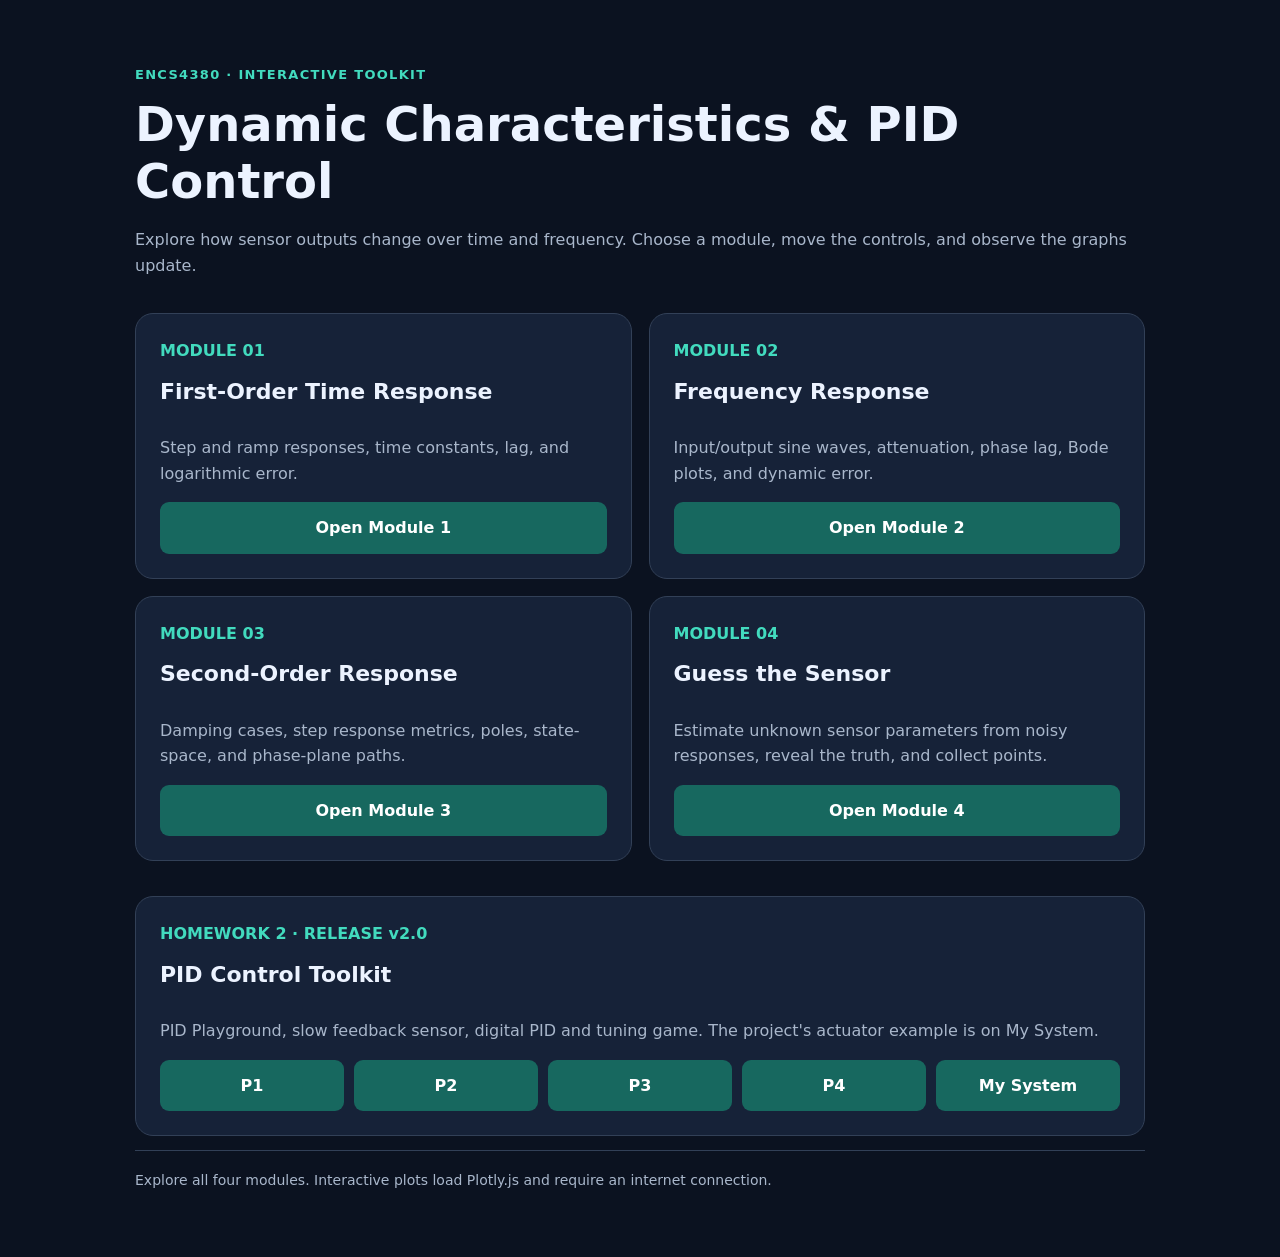
<file: index.html>
<!DOCTYPE html><html lang="en"><head><meta charset="utf-8"><meta name="viewport" content="width=device-width,initial-scale=1"><title>ENCS4380 | PID Control Toolkit v2.0</title><style>:root{color-scheme:dark;--bg:#0b1220;--panel:#162238;--border:#324057;--muted:#a9b7cb;--mint:#42dbbe}*{box-sizing:border-box}body{margin:0;background:var(--bg);color:#ecf3ff;font:16px/1.6 system-ui,Arial,sans-serif}main{max-width:1050px;margin:65px auto;padding:0 20px}.eyebrow{color:var(--mint);font-weight:700;letter-spacing:.1em;font-size:13px}h1{font-size:clamp(30px,5vw,48px);line-height:1.2;margin:10px 0}p{color:var(--muted)}.cards{display:grid;grid-template-columns:repeat(2,minmax(0,1fr));gap:17px;margin:35px 0}.card{border:1px solid var(--border);border-radius:18px;background:var(--panel);padding:24px;display:flex;flex-direction:column}.no{color:var(--mint);font-weight:700}h2{font-size:22px;margin:10px 0}.card p{flex:1}.button{background:#17685f;color:white;padding:13px 16px;border-radius:9px;display:block;text-decoration:none;text-align:center;font-weight:700}.button:hover{background:#258b7e}.note{border-top:1px solid var(--border);padding-top:18px;font-size:14px}@media(max-width:800px){.cards{grid-template-columns:1fr}main{margin:30px auto}}</style></head><body><main><div class="eyebrow">ENCS4380 · INTERACTIVE TOOLKIT</div><h1>Dynamic Characteristics & PID Control</h1><p>Explore how sensor outputs change over time and frequency. Choose a module, move the controls, and observe the graphs update.</p><div class="cards"><article class="card"><span class="no">MODULE 01</span><h2>First-Order Time Response</h2><p>Step and ramp responses, time constants, lag, and logarithmic error.</p><a class="button" href="module1.html">Open Module 1</a></article><article class="card"><span class="no">MODULE 02</span><h2>Frequency Response</h2><p>Input/output sine waves, attenuation, phase lag, Bode plots, and dynamic error.</p><a class="button" href="module2.html">Open Module 2</a></article><article class="card"><span class="no">MODULE 03</span><h2>Second-Order Response</h2><p>Damping cases, step response metrics, poles, state-space, and phase-plane paths.</p><a class="button" href="module3.html">Open Module 3</a></article><article class="card"><span class="no">MODULE 04</span><h2>Guess the Sensor</h2><p>Estimate unknown sensor parameters from noisy responses, reveal the truth, and collect points.</p><a class="button" href="module4.html">Open Module 4</a></article></div><section class="card"><span class="no">HOMEWORK 2 · RELEASE v2.0</span><h2>PID Control Toolkit</h2><p>PID Playground, slow feedback sensor, digital PID and tuning game. The project's actuator example is on My System.</p><div style="display:flex;gap:10px;flex-wrap:wrap"><a class="button" style="flex:1" href="p1.html">P1</a><a class="button" style="flex:1" href="p2.html">P2</a><a class="button" style="flex:1" href="p3.html">P3</a><a class="button" style="flex:1" href="p4.html">P4</a><a class="button" style="flex:1" href="my-system.html">My System</a></div></section><p class="note">Explore all four modules. Interactive plots load Plotly.js and require an internet connection.</p></main></body></html>
</file>
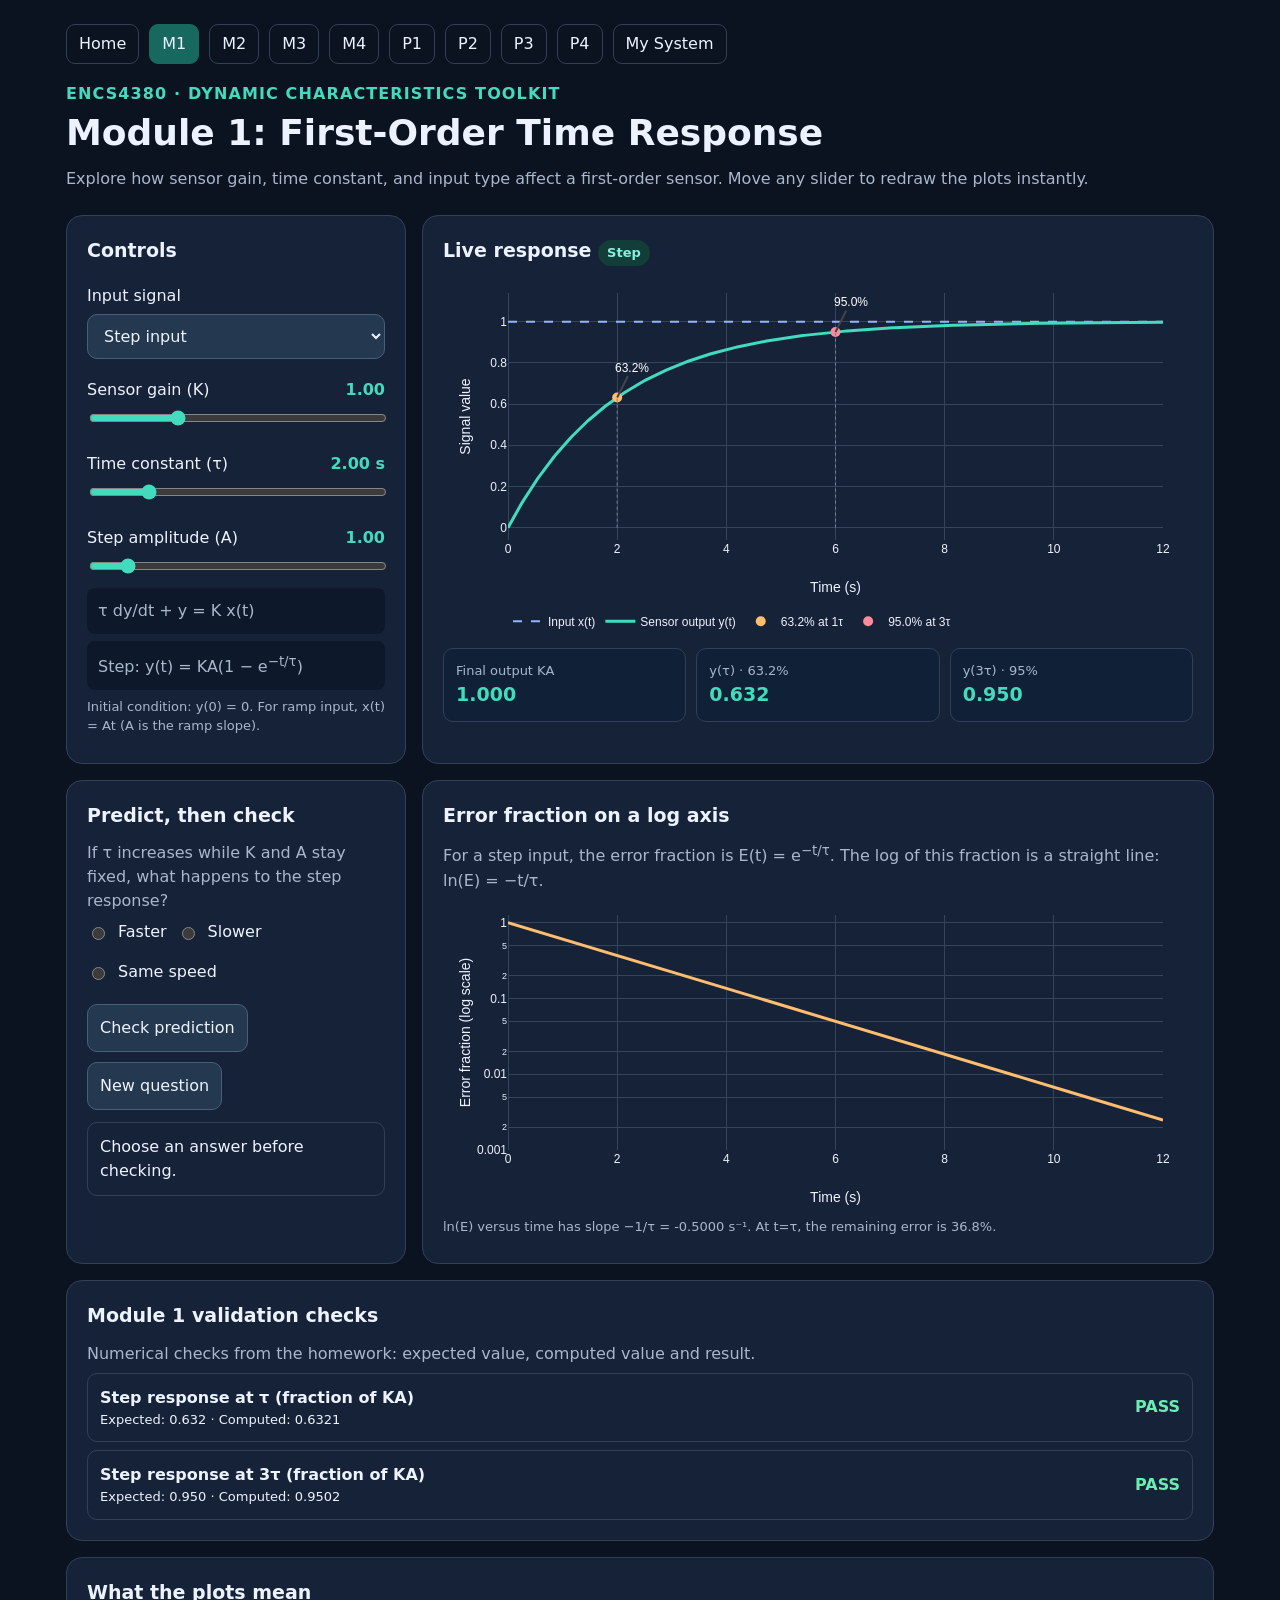
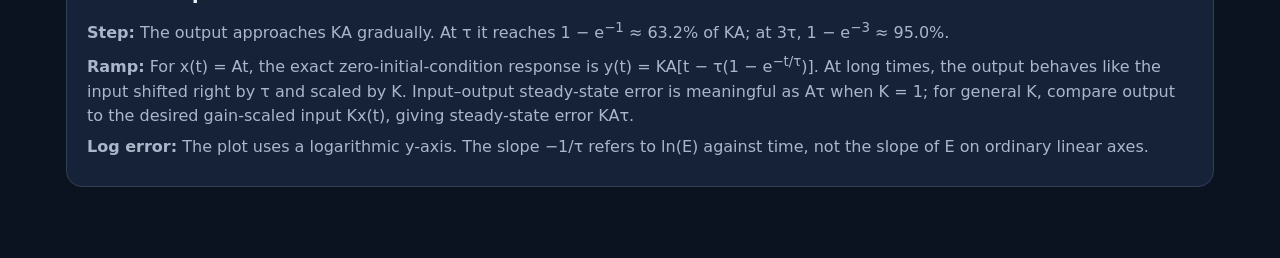
<file: module1.html>
<!DOCTYPE html>
<html lang="en">
<head>
<meta charset="UTF-8" />
<meta name="viewport" content="width=device-width,initial-scale=1" />
<title>ENCS4380 | Module 1 – First-Order Time Response</title>
<script src="https://cdn.plot.ly/plotly-2.35.2.min.js"></script>
<style>
:root{color-scheme:dark;--bg:#0b1220;--surface:#162238;--text:#ecf3ff;--muted:#a9b7cb;--line:#324057;--accent:#42dbbe;--orange:#ffbd6e}*{box-sizing:border-box}body{margin:0;font:16px/1.5 system-ui,Arial,sans-serif;background:var(--bg);color:var(--text)}main{max-width:1180px;margin:auto;padding:24px 16px 55px}h1{font-size:clamp(24px,4vw,36px);margin:0}h2{font-size:19px;margin:0 0 12px}p{margin:7px 0;color:var(--muted)}header{margin-bottom:24px}.eyebrow{color:var(--accent);font-weight:700;letter-spacing:.07em}.grid{display:grid;grid-template-columns:minmax(260px,340px) 1fr;gap:16px}.card{background:var(--surface);border:1px solid var(--line);border-radius:16px;padding:20px;margin-bottom:16px;min-width:0}.control{margin-top:19px}label{display:flex;justify-content:space-between;gap:10px;margin-bottom:6px}output{color:var(--accent);font-weight:700}input[type=range]{width:100%;accent-color:var(--accent)}select,button{background:#243850;border:1px solid #476079;color:var(--text);padding:11px 12px;border-radius:10px;font:inherit}select{width:100%}button{cursor:pointer}button:hover{background:#314965}.plot{height:370px;min-width:0}.smallplot{height:310px}.metrics{display:grid;grid-template-columns:repeat(3,minmax(0,1fr));gap:10px}.metric{border:1px solid var(--line);background:#102037;padding:12px;border-radius:10px}.metric span{color:var(--muted);font-size:13px;display:block}.metric strong{font-size:19px;color:var(--accent);overflow-wrap:anywhere}.hint{font-size:13px}.tag{font-size:13px;display:inline-block;background:#123d38;color:#83f2dd;padding:3px 9px;border-radius:16px}.row{display:flex;flex-wrap:wrap;align-items:center;gap:10px}.result{padding:12px;border:1px solid var(--line);border-radius:10px;margin-top:12px}.tests{display:grid;gap:8px}.test{display:grid;grid-template-columns:1fr auto;gap:12px;align-items:center;padding:12px;border-radius:10px;border:1px solid var(--line)}.pass{color:#6becb3}.fail{color:#ff9a9a}.math{padding:11px;background:#0d192a;border-radius:8px;overflow-x:auto}footer{color:var(--muted);font-size:13px}input[type=radio]{accent-color:var(--accent)}@media(max-width:760px){.grid{grid-template-columns:1fr}.plot{height:310px}.metrics{grid-template-columns:1fr 1fr}.card{padding:15px}}@media(max-width:410px){.metrics{grid-template-columns:1fr}}
.nav{display:flex;flex-wrap:wrap;gap:10px;margin-bottom:18px}.nav a{text-decoration:none;color:var(--text);padding:7px 12px;border:1px solid var(--line);border-radius:9px}.nav a.active{background:#17685f;border-color:#17685f}
</style>
</head>
<body>
<main>
<nav class="nav" aria-label="Module navigation"><a href="index.html">Home</a><a href="module1.html" class="active" aria-current="page">Module 1</a><a href="module2.html">Module 2</a><a href="module3.html">Module 3</a><a href="module4.html">Module 4</a><a href="p1.html">P1</a><a href="p2.html">P2</a></nav>
<header><div class="eyebrow">ENCS4380 · DYNAMIC CHARACTERISTICS TOOLKIT</div><h1>Module 1: First-Order Time Response</h1><p>Explore how sensor gain, time constant, and input type affect a first-order sensor. Move any slider to redraw the plots instantly.</p></header>
<div class="grid"><section class="card">
<h2>Controls</h2>
<div class="control"><label for="inputType">Input signal</label><select id="inputType"><option value="step">Step input</option><option value="ramp">Ramp input</option></select></div>
<div class="control"><label for="gain">Sensor gain (K) <output id="gainValue">1.00</output></label><input id="gain" type="range" min="0.2" max="3" step="0.05" value="1"></div>
<div class="control"><label for="tau">Time constant (τ) <output id="tauValue">2.00 s</output></label><input id="tau" type="range" min="0.2" max="10" step="0.1" value="2"></div>
<div class="control"><label for="amplitude" id="amplitudeLabel">Step amplitude (A) <output id="amplitudeValue">1.00</output></label><input id="amplitude" type="range" min="0.5" max="5" step="0.1" value="1"></div>
<p class="math">τ dy/dt + y = K x(t)</p>
<p id="formula" class="math">Step: y(t) = KA(1 − e<sup>−t/τ</sup>)</p>
<p class="hint">Initial condition: y(0) = 0. For ramp input, x(t) = At (A is the ramp slope).</p>
</section>
<section class="card"><h2>Live response <span class="tag" id="modeTag">Step</span></h2><div id="responsePlot" class="plot" role="img" aria-label="Input and sensor output versus time"></div><div class="metrics" id="metrics"></div></section></div>
<div class="grid"><section class="card"><h2>Predict, then check</h2><p id="question">If τ increases while K and A stay fixed, what happens to the step response?</p><div class="row" id="answers"><label><input type="radio" name="prediction" value="faster"/> Faster</label><label><input type="radio" name="prediction" value="slower"/> Slower</label><label><input type="radio" name="prediction" value="same"/> Same speed</label></div><div class="row" style="margin-top:14px"><button id="checkPrediction">Check prediction</button><button id="newQuestion">New question</button></div><div id="predictionResult" class="result" aria-live="polite">Choose an answer before checking.</div></section>
<section class="card"><h2>Error fraction on a log axis</h2><p>For a step input, the error fraction is E(t) = e<sup>−t/τ</sup>. The log of this fraction is a straight line: ln(E) = −t/τ.</p><div id="errorPlot" class="plot smallplot" role="img" aria-label="Logarithmic error fraction versus time"></div><p id="slopeInfo" class="hint"></p></section></div>
<section class="card"><h2>Module 1 validation checks</h2><p>Numerical checks from the homework: expected value, computed value and result.</p><div id="validation" class="tests"></div></section>
<section class="card"><h2>What the plots mean</h2><p><strong>Step:</strong> The output approaches KA gradually. At τ it reaches 1 − e<sup>−1</sup> ≈ 63.2% of KA; at 3τ, 1 − e<sup>−3</sup> ≈ 95.0%.</p><p><strong>Ramp:</strong> For x(t) = At, the exact zero-initial-condition response is y(t) = KA[t − τ(1 − e<sup>−t/τ</sup>)]. At long times, the output behaves like the input shifted right by τ and scaled by K. Input–output steady-state error is meaningful as Aτ when K = 1; for general K, compare output to the desired gain-scaled input Kx(t), giving steady-state error KAτ.</p><p><strong>Log error:</strong> The plot uses a logarithmic y-axis. The slope −1/τ refers to ln(E) against time, not the slope of E on ordinary linear axes.</p></section>

</main>
<script>
'use strict';
const $ = id => document.getElementById(id);
const controls=['inputType','gain','tau','amplitude'];
const clr={paper:'#162238',plot:'#162238',font:'#ecf3ff',grid:'#34445a'};
const config={responsive:true,displaylogo:false,modeBarButtonsToRemove:['lasso2d','select2d']};
function fixed(x,d=3){return Number(x).toFixed(d)}
function layout(title,xmax,ytitle){return {paper_bgcolor:clr.paper,plot_bgcolor:clr.plot,font:{color:clr.font,size:12},margin:{l:65,r:30,t:15,b:60},xaxis:{title:'Time (s)',range:[0,xmax],gridcolor:clr.grid,zerolinecolor:clr.grid},yaxis:{title:ytitle,gridcolor:clr.grid,zerolinecolor:clr.grid},legend:{orientation:'h',y:-0.27,x:0},hovermode:'x unified'};}
function render(){
 const K=+$('gain').value,tau=+$('tau').value,A=+$('amplitude').value,isStep=$('inputType').value==='step';
 $('gainValue').textContent=fixed(K,2);$('tauValue').textContent=fixed(tau,2)+' s';$('amplitudeValue').textContent=fixed(A,2);
 $('modeTag').textContent=isStep?'Step':'Ramp';$('amplitudeLabel').firstChild.textContent=isStep?'Step amplitude (A) ':'Ramp slope (A) ';
 $('formula').innerHTML=isStep?'Step: y(t) = KA(1 − e<sup>−t/τ</sup>)':'Ramp: y(t) = KA[t − τ(1 − e<sup>−t/τ</sup>)]';
 const horizon=6*tau,N=400,t=Array.from({length:N+1},(_,i)=>horizon*i/N);
 const xin=t.map(x=>isStep?A:A*x),target=t.map(x=>isStep?K*A:K*A*x);
 const y=t.map(x=>isStep?K*A*(-Math.expm1(-x/tau)):K*A*(x+tau*Math.expm1(-x/tau)));
 const traces=[{x:t,y:xin,name:'Input x(t)',mode:'lines',line:{color:'#96b1ff',dash:'dash',width:2}},{x:t,y:y,name:'Sensor output y(t)',mode:'lines',line:{color:'#42dbbe',width:3}}];
 const shape=[],annotations=[];
 if(isStep){for(const [multiple,percent] of [[1,'63.2%'],[3,'95.0%']]){const tx=multiple*tau,ty=K*A*(1-Math.exp(-multiple));traces.push({x:[tx],y:[ty],name:percent+' at '+multiple+'τ',mode:'markers',marker:{size:10,color:multiple===1?'#ffbd6e':'#ff8a9b'},hovertemplate:'t=%{x:.3f} s<br>y=%{y:.4f}<extra></extra>'});shape.push({type:'line',x0:tx,x1:tx,y0:0,y1:ty,line:{color:'#71839e',dash:'dot',width:1}});annotations.push({x:tx,y:ty,text:percent,showarrow:true,arrowhead:0,ax:15,ay:-30,font:{color:'#fff'}});}}
 else {traces.push({x:t,y:target,name:'Ideal gain-scaled input Kx(t)',mode:'lines',line:{color:'#ffbd6e',dash:'dot',width:2}});}
 const ly=layout('',horizon,'Signal value');ly.shapes=shape;ly.annotations=annotations;
 Plotly.react('responsePlot',traces,ly,config);
 if(isStep){const yTau=K*A*(1-Math.exp(-1)),y3=K*A*(1-Math.exp(-3));$('metrics').innerHTML=`<div class="metric"><span>Final output KA</span><strong>${fixed(K*A)}</strong></div><div class="metric"><span>y(τ) · 63.2%</span><strong>${fixed(yTau)}</strong></div><div class="metric"><span>y(3τ) · 95%</span><strong>${fixed(y3)}</strong></div>`;}
 else {$('metrics').innerHTML=`<div class="metric"><span>Asymptotic ramp time lag</span><strong>${fixed(tau,2)} s</strong></div><div class="metric"><span>Steady-state error Kx − y</span><strong>${fixed(K*A*tau)}</strong></div><div class="metric"><span>Error at t = 6τ</span><strong>${fixed(K*A*tau*(1-Math.exp(-6)))}</strong></div>`;}
 const errors=t.map(x=>Math.exp(-x/tau));const l=layout('',horizon,'Error fraction E(t)');l.yaxis={title:'Error fraction (log scale)',type:'log',range:[-3,0.1],gridcolor:clr.grid};
 Plotly.react('errorPlot',[{x:t,y:errors,name:'E(t) = exp(−t/τ)',mode:'lines',line:{color:'#ffbd6e',width:3}}],l,config);
 $('slopeInfo').textContent=`ln(E) versus time has slope −1/τ = ${fixed(-1/tau,4)} s⁻¹. At t=τ, the remaining error is 36.8%.`;
 renderTests(K,A,tau);
}
function renderTests(K,A,tau){
 const first=K*A*(1-Math.exp(-1)),third=K*A*(1-Math.exp(-3));const tests=[
 ['Step response at τ (fraction of KA)',0.632, first/(K*A),Math.abs(first/(K*A)-.632)<.001],
 ['Step response at 3τ (fraction of KA)',.95,third/(K*A),Math.abs(third/(K*A)-.95)<.001],
 ];
 $('validation').innerHTML=tests.map(([name,expected,actual,ok])=>`<div class="test"><div><strong>${name}</strong><div class="hint">Expected: ${fixed(expected,3)} · Computed: ${fixed(actual,4)}</div></div><strong class="${ok?'pass':'fail'}">${ok?'PASS':'FAIL'}</strong></div>`).join('');
}
const questions=[{q:'If τ increases while K and A stay fixed, what happens to the step response?',answers:[['faster','Faster'],['slower','Slower'],['same','Same speed']],right:'slower',why:'A larger τ means slower response. Check by moving the τ slider.'},{q:'If K increases and τ stays fixed, what happens to the final step output KA?',answers:[['increase','It increases'],['decrease','It decreases'],['same','It stays the same']],right:'increase',why:'The steady-state step output is K×A, so increasing K increases its level.'},{q:'At t = 3τ, approximately how much of the final step output has been reached?',answers:[['63','63.2%'],['95','95%'],['100','100%']],right:'95',why:'1−exp(−3) ≈ 0.9502, or 95%.'}];
let qidx=0;
function newQuestion(){qidx=(qidx+1)%questions.length;const q=questions[qidx];$('question').textContent=q.q;$('answers').innerHTML=q.answers.map(([v,label])=>`<label><input type="radio" name="prediction" value="${v}"/> ${label}</label>`).join('');$('predictionResult').textContent='Choose an answer before checking.';}
$('checkPrediction').addEventListener('click',()=>{const chosen=document.querySelector('input[name="prediction"]:checked');if(!chosen){$('predictionResult').textContent='Choose one option first.';return;}const q=questions[qidx];$('predictionResult').textContent=(chosen.value===q.right?'Correct! ':'Not quite. ')+q.why;});
$('newQuestion').addEventListener('click',newQuestion);
controls.forEach(id=>$(id).addEventListener(id==='inputType'?'change':'input',render));
if(typeof Plotly!=='undefined'){render()}else{document.querySelectorAll('.plot').forEach(el=>el.textContent='Unable to load Plotly.js. Connect to the internet and reload the page.');}
</script>
<script src="navigation.js"></script></body>
</html>
</file>
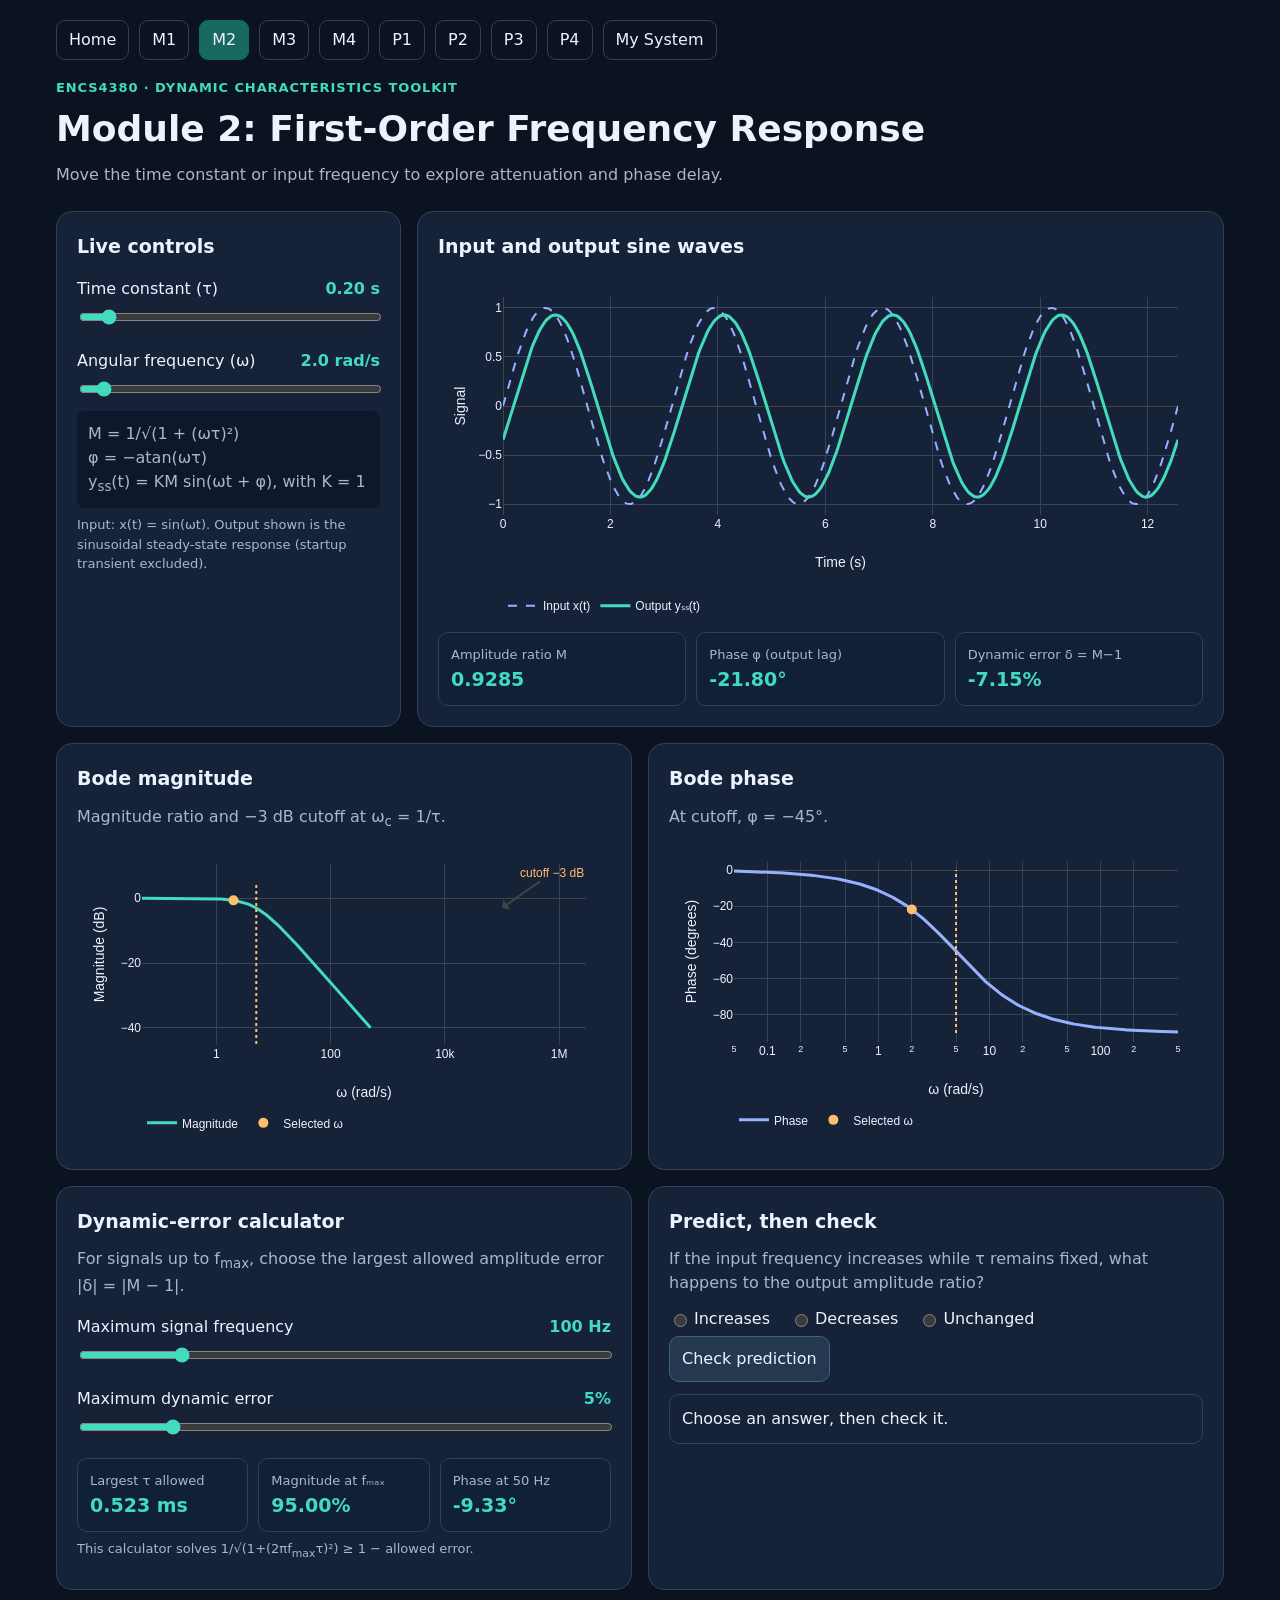
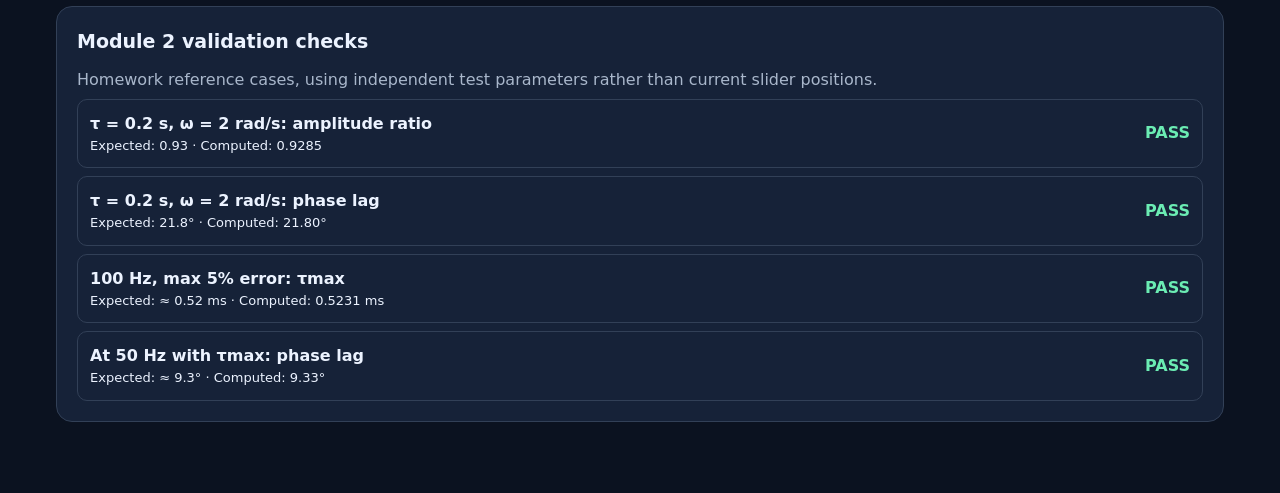
<file: module2.html>
<!DOCTYPE html><html lang="en"><head><meta charset="utf-8"><meta name="viewport" content="width=device-width,initial-scale=1"><title>Module 2 | Frequency Response</title><link rel="stylesheet" href="shared.css"><script src="https://cdn.plot.ly/plotly-2.35.2.min.js"></script></head><body><main><nav class="nav"><a href="index.html">Home</a><a href="module1.html">Module 1</a><a href="module2.html" class="active">Module 2</a><a href="module3.html">Module 3</a><a href="module4.html">Module 4</a><a href="p1.html">P1</a><a href="p2.html">P2</a></nav><header><div class="eyebrow">ENCS4380 · DYNAMIC CHARACTERISTICS TOOLKIT</div><h1>Module 2: First-Order Frequency Response</h1><p>Move the time constant or input frequency to explore attenuation and phase delay.</p></header><div class="grid"><section class="card"><h2>Live controls</h2><div class="control"><label class="control-label" for="tau">Time constant (τ) <output id="tauVal"></output></label><input id="tau" type="range" min="0.05" max="2" step="0.01" value="0.20"></div><div class="control"><label class="control-label" for="omega">Angular frequency (ω) <output id="omegaVal"></output></label><input id="omega" type="range" min="0.2" max="30" step="0.2" value="2"></div><p class="math">M = 1/√(1 + (ωτ)²)<br>φ = −atan(ωτ)<br>y<sub>ss</sub>(t) = KM sin(ωt + φ), with K = 1</p><p class="hint">Input: x(t) = sin(ωt). Output shown is the sinusoidal steady-state response (startup transient excluded).</p></section><section class="card"><h2>Input and output sine waves</h2><div id="sines" class="plot" role="img" aria-label="Input and output sine plots"></div><div id="metrics" class="metrics"></div></section></div><div class="two"><section class="card"><h2>Bode magnitude</h2><p>Magnitude ratio and −3 dB cutoff at ω<sub>c</sub> = 1/τ.</p><div id="mag" class="plot smallplot"></div></section><section class="card"><h2>Bode phase</h2><p>At cutoff, φ = −45°.</p><div id="phase" class="plot smallplot"></div></section></div><div class="two"><section class="card"><h2>Dynamic-error calculator</h2><p>For signals up to f<sub>max</sub>, choose the largest allowed amplitude error |δ| = |M − 1|.</p><div class="control"><label class="control-label" for="fmax">Maximum signal frequency <output id="fVal"></output></label><input type="range" id="fmax" min="10" max="500" step="10" value="100"></div><div class="control"><label class="control-label" for="tolerance">Maximum dynamic error <output id="tolVal"></output></label><input type="range" id="tolerance" min="1" max="25" step="1" value="5"></div><div id="calculator" class="metrics" style="margin-top:16px"></div><p class="hint">This calculator solves 1/√(1+(2πf<sub>max</sub>τ)²) ≥ 1 − allowed error.</p></section><section class="card"><h2>Predict, then check</h2><p>If the input frequency increases while τ remains fixed, what happens to the output amplitude ratio?</p><div class="row"><label class="choice"><input type="radio" name="answer" value="increase"> Increases</label><label class="choice"><input type="radio" name="answer" value="decrease"> Decreases</label><label class="choice"><input type="radio" name="answer" value="same"> Unchanged</label></div><button id="check">Check prediction</button><div id="feedback" class="result" aria-live="polite">Choose an answer, then check it.</div></section></div><section class="card"><h2>Module 2 validation checks</h2><p>Homework reference cases, using independent test parameters rather than current slider positions.</p><div id="tests" class="tests"></div></section></main><script>
'use strict';const $=id=>document.getElementById(id);const config={responsive:true,displaylogo:false,modeBarButtonsToRemove:['lasso2d','select2d']};const c={paper:'#162238',grid:'#34445a',font:'#ecf3ff'};const M=(t,w)=>1/Math.hypot(1,w*t);const phase=(t,w)=>-Math.atan(w*t);const deg=r=>r*180/Math.PI;const fmt=(n,d=3)=>Number(n).toFixed(d);
function base(xTitle,yTitle){return {paper_bgcolor:c.paper,plot_bgcolor:c.paper,font:{color:c.font,size:12},margin:{l:65,r:25,t:25,b:65},xaxis:{title:xTitle,gridcolor:c.grid},yaxis:{title:yTitle,gridcolor:c.grid},legend:{orientation:'h',y:-.35,x:0},hovermode:'x unified'};}
function plot(id,data,layout){Plotly.react(id,data,layout,config)};
function update(){const t=+$('tau').value,w=+$('omega').value,m=M(t,w),p=phase(t,w),wc=1/t;
 $('tauVal').textContent=fmt(t,2)+' s';$('omegaVal').textContent=fmt(w,1)+' rad/s';
 const duration=4*2*Math.PI/w,ts=Array.from({length:450},(_,i)=>duration*i/449);
 plot('sines',[{x:ts,y:ts.map(z=>Math.sin(w*z)),name:'Input x(t)',mode:'lines',line:{color:'#96b1ff',width:2,dash:'dash'}},{x:ts,y:ts.map(z=>m*Math.sin(w*z+p)),name:'Output yₛₛ(t)',mode:'lines',line:{color:'#42dbbe',width:3}}],base('Time (s)','Signal'));
 $('metrics').innerHTML=`<div class="metric"><span>Amplitude ratio M</span><strong>${fmt(m,4)}</strong></div><div class="metric"><span>Phase φ (output lag)</span><strong>${fmt(deg(p),2)}°</strong></div><div class="metric"><span>Dynamic error δ = M−1</span><strong>${fmt((m-1)*100,2)}%</strong></div>`;
 const ws=Array.from({length:220},(_,i)=>wc*Math.pow(10,-2+4*i/219));let lm=base('ω (rad/s)','Magnitude (dB)');lm.xaxis.type='log';lm.shapes=[{type:'line',x0:wc,x1:wc,y0:-45,y1:5,line:{color:'#ffbd6e',dash:'dot'}}];lm.annotations=[{x:wc,y:-3.0103,text:'cutoff −3 dB',showarrow:true,ax:50,ay:-35,font:{color:'#ffbd6e'}}];
 plot('mag',[{x:ws,y:ws.map(x=>20*Math.log10(M(t,x))),mode:'lines',line:{color:'#42dbbe',width:3},name:'Magnitude'},{x:[w],y:[20*Math.log10(m)],mode:'markers',name:'Selected ω',marker:{color:'#ffbd6e',size:10}}],lm);
 let lp=base('ω (rad/s)','Phase (degrees)');lp.xaxis.type='log';lp.yaxis.range=[-95,5];lp.shapes=[{type:'line',x0:wc,x1:wc,y0:-90,y1:0,line:{color:'#ffbd6e',dash:'dot'}}];plot('phase',[{x:ws,y:ws.map(x=>deg(phase(t,x))),mode:'lines',line:{color:'#96b1ff',width:3},name:'Phase'},{x:[w],y:[deg(p)],mode:'markers',name:'Selected ω',marker:{color:'#ffbd6e',size:10}}],lp);
 updateCalculator();}
function updateCalculator(){const f=+$('fmax').value,pct=+$('tolerance').value,allowed=pct/100;const maxTau=Math.sqrt(1/Math.pow(1-allowed,2)-1)/(2*Math.PI*f);const lagHalf=-deg(Math.atan(2*Math.PI*(f/2)*maxTau));$('fVal').textContent=f+' Hz';$('tolVal').textContent=pct+'%';$('calculator').innerHTML=`<div class="metric"><span>Largest τ allowed</span><strong>${fmt(maxTau*1000,3)} ms</strong></div><div class="metric"><span>Magnitude at fₘₐₓ</span><strong>${fmt(100*M(maxTau,2*Math.PI*f),2)}%</strong></div><div class="metric"><span>Phase at ${f/2} Hz</span><strong>${fmt(lagHalf,2)}°</strong></div>`;}
function validation(){const amplitude=M(.2,2),angle=Math.abs(deg(phase(.2,2)));const tauMax=Math.sqrt(1/.95**2-1)/(2*Math.PI*100),angleAt50=Math.abs(deg(phase(tauMax,2*Math.PI*50)));const data=[['τ = 0.2 s, ω = 2 rad/s: amplitude ratio','0.93',fmt(amplitude,4),Math.abs(amplitude-.93)<.01],['τ = 0.2 s, ω = 2 rad/s: phase lag','21.8°',fmt(angle,2)+'°',Math.abs(angle-21.8)<.1],['100 Hz, max 5% error: τmax','≈ 0.52 ms',fmt(tauMax*1000,4)+' ms',Math.abs(tauMax*1000-.52)<.01],['At 50 Hz with τmax: phase lag','≈ 9.3°',fmt(angleAt50,2)+'°',Math.abs(angleAt50-9.3)<.2]];$('tests').innerHTML=data.map(([n,e,v,ok])=>`<div class="test"><div><strong>${n}</strong><div class="hint">Expected: ${e} · Computed: ${v}</div></div><strong class="${ok?'pass':'fail'}">${ok?'PASS':'FAIL'}</strong></div>`).join('')}
$('check').addEventListener('click',()=>{const v=document.querySelector('input[name="answer"]:checked');$('feedback').textContent=!v?'Choose one option first.':v.value==='decrease'?'Correct. Higher ω makes M smaller, so more attenuation occurs.':'Try again. M = 1/√(1+(ωτ)²), so a larger ω reduces the ratio.'});['tau','omega'].forEach(id=>$(id).addEventListener('input',update));['fmax','tolerance'].forEach(id=>$(id).addEventListener('input',updateCalculator));if(typeof Plotly!=='undefined'){update();validation()}else{document.querySelectorAll('.plot').forEach(e=>e.textContent='Plotly.js did not load. Connect to the internet and refresh.');}
</script><script src="navigation.js"></script></body></html>
</file>
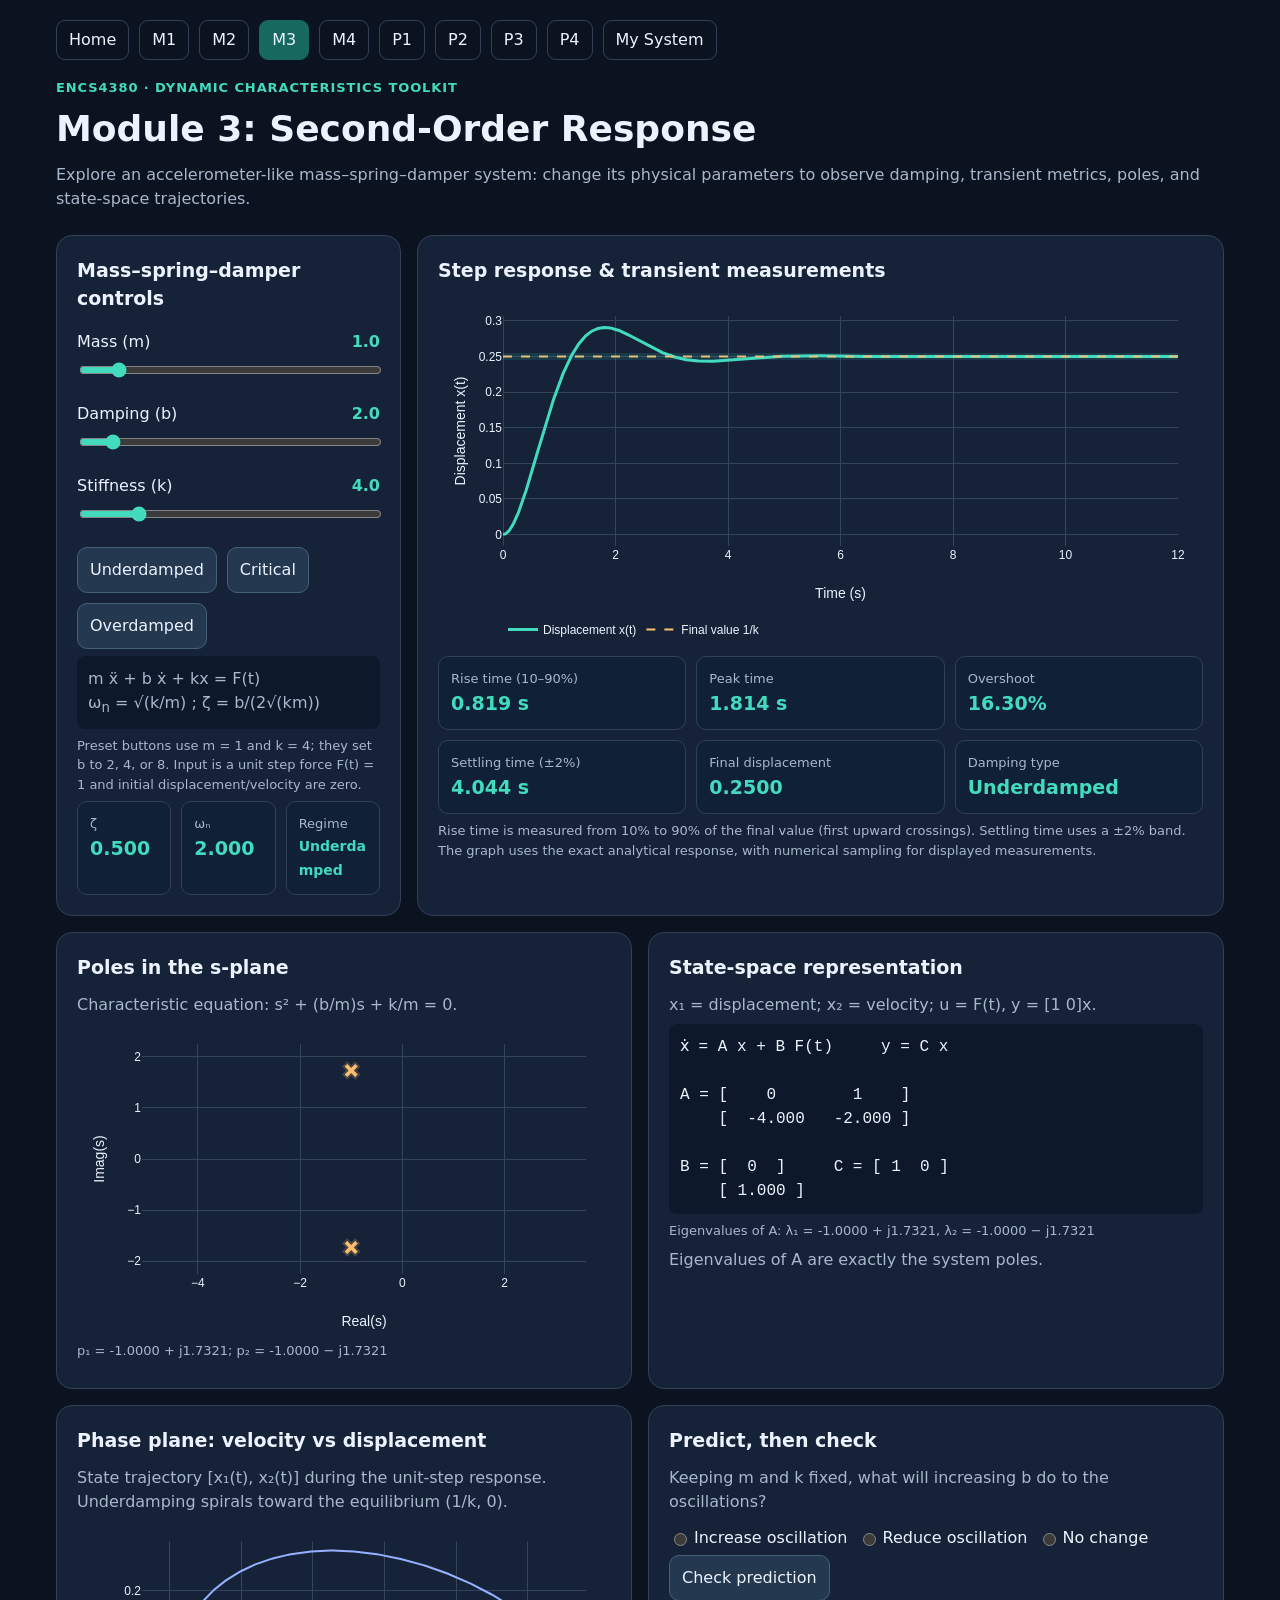
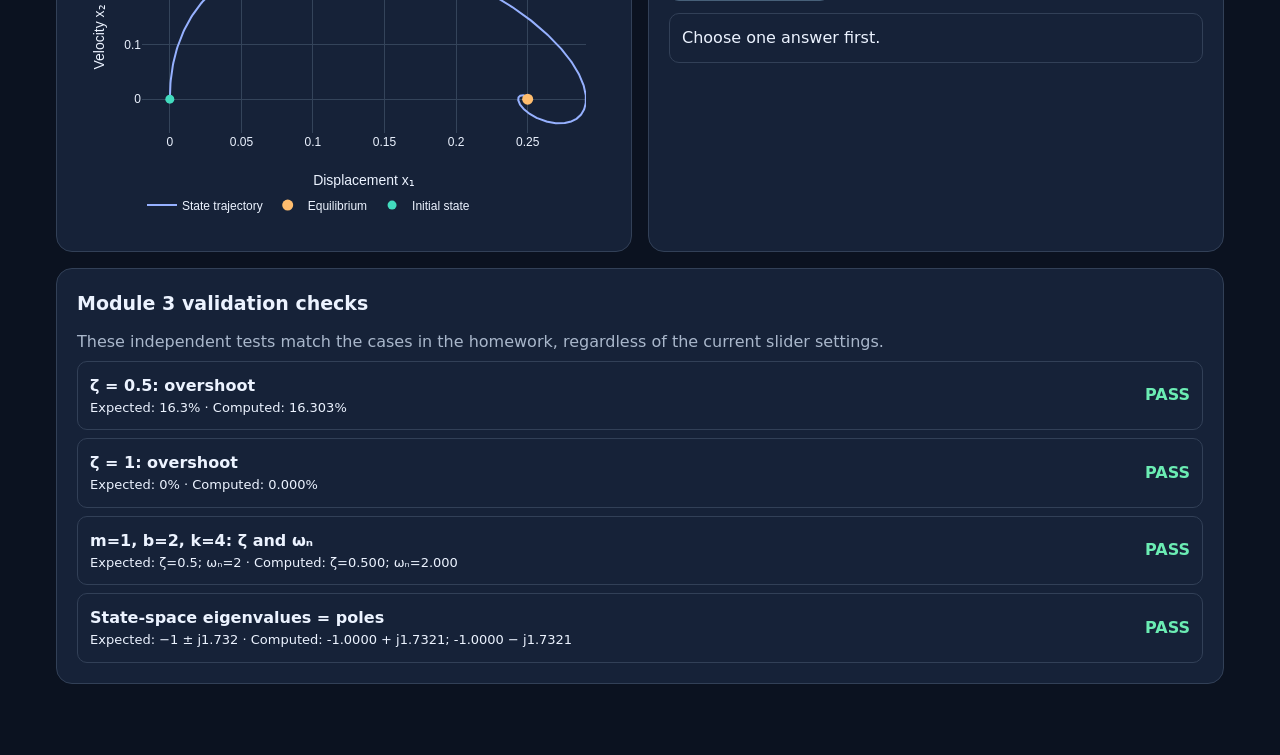
<file: module3.html>
<!DOCTYPE html><html lang="en"><head><meta charset="utf-8"><meta name="viewport" content="width=device-width,initial-scale=1"><title>Module 3 | Second-Order Response</title><link rel="stylesheet" href="shared.css"><script src="https://cdn.plot.ly/plotly-2.35.2.min.js"></script></head><body><main><nav class="nav"><a href="index.html">Home</a><a href="module1.html">Module 1</a><a href="module2.html">Module 2</a><a href="module3.html" class="active">Module 3</a><a href="module4.html">Module 4</a><a href="p1.html">P1</a><a href="p2.html">P2</a></nav><header><div class="eyebrow">ENCS4380 · DYNAMIC CHARACTERISTICS TOOLKIT</div><h1>Module 3: Second-Order Response</h1><p>Explore an accelerometer-like mass–spring–damper system: change its physical parameters to observe damping, transient metrics, poles, and state-space trajectories.</p></header><div class="grid"><section class="card"><h2>Mass–spring–damper controls</h2><div class="control"><label class="control-label" for="m">Mass (m) <output id="mVal"></output></label><input type="range" id="m" min="0.5" max="5" step="0.1" value="1"></div><div class="control"><label class="control-label" for="b">Damping (b) <output id="bVal"></output></label><input type="range" id="b" min="0.2" max="20" step="0.1" value="2"></div><div class="control"><label class="control-label" for="k">Stiffness (k) <output id="kVal"></output></label><input type="range" id="k" min="0.5" max="20" step="0.1" value="4"></div><div class="row" style="margin-top:18px"><button id="under">Underdamped</button><button id="critical">Critical</button><button id="over">Overdamped</button></div><p class="math">m ẍ + b ẋ + kx = F(t)<br>ω<sub>n</sub> = √(k/m) ; ζ = b/(2√(km))</p><p class="hint">Preset buttons use m = 1 and k = 4; they set b to 2, 4, or 8. Input is a unit step force F(t) = 1 and initial displacement/velocity are zero.</p><div id="basic" class="metrics"></div></section><section class="card"><h2>Step response & transient measurements</h2><div id="response" class="plot"></div><div id="metrics" class="metrics"></div><p class="hint">Rise time is measured from 10% to 90% of the final value (first upward crossings). Settling time uses a ±2% band. The graph uses the exact analytical response, with numerical sampling for displayed measurements.</p></section></div><div class="two"><section class="card"><h2>Poles in the s-plane</h2><p>Characteristic equation: s² + (b/m)s + k/m = 0.</p><div id="poles" class="plot smallplot"></div><p class="hint" id="poleText"></p></section><section class="card"><h2>State-space representation</h2><p>x₁ = displacement; x₂ = velocity; u = F(t), y = [1 0]x.</p><div class="math" id="matrices" style="font-family:monospace;white-space:pre-wrap"></div><p id="eig" class="hint"></p><p>Eigenvalues of A are exactly the system poles.</p></section></div><div class="two"><section class="card"><h2>Phase plane: velocity vs displacement</h2><p>State trajectory [x₁(t), x₂(t)] during the unit-step response. Underdamping spirals toward the equilibrium (1/k, 0).</p><div id="phasePlane" class="plot smallplot"></div></section><section class="card"><h2>Predict, then check</h2><p>Keeping m and k fixed, what will increasing b do to the oscillations?</p><label class="choice"><input type="radio" name="answer" value="more"> Increase oscillation</label><label class="choice"><input type="radio" name="answer" value="less"> Reduce oscillation</label><label class="choice"><input type="radio" name="answer" value="none"> No change</label><div><button id="check">Check prediction</button></div><div id="feedback" class="result" aria-live="polite">Choose one answer first.</div></section></div><section class="card"><h2>Module 3 validation checks</h2><p>These independent tests match the cases in the homework, regardless of the current slider settings.</p><div id="tests" class="tests"></div></section></main><script>
'use strict';const $=id=>document.getElementById(id);const config={responsive:true,displaylogo:false,modeBarButtonsToRemove:['lasso2d','select2d']};const palette={paper:'#162238',grid:'#34445a',font:'#ecf3ff'};const fmt=(n,d=3)=>Number(n).toFixed(d);
function base(xt,yt){return {paper_bgcolor:palette.paper,plot_bgcolor:palette.paper,font:{color:palette.font,size:12},margin:{l:65,r:25,t:20,b:60},xaxis:{title:xt,gridcolor:palette.grid,zerolinecolor:palette.grid},yaxis:{title:yt,gridcolor:palette.grid,zerolinecolor:palette.grid},legend:{orientation:'h',y:-.30,x:0},hovermode:'closest'};}
function parms(m,b,k){return {m,b,k,wn:Math.sqrt(k/m),z:b/(2*Math.sqrt(k*m)),ss:1/k};}
function poles(q){const r=-q.b/(2*q.m),disc=q.b*q.b-4*q.m*q.k;if(disc>=0){const root=Math.sqrt(disc)/(2*q.m);return [[r+root,0],[r-root,0]];}const imag=Math.sqrt(-disc)/(2*q.m);return [[r,imag],[r,-imag]];}
// Exact unit-step displacement, derived from the forced second-order ODE.
function state(q,t){const {wn,z,ss}=q;if(t<=0)return [0,0];const a=z*wn;
 if(z<1-1e-9){const wd=wn*Math.sqrt(1-z*z),e=Math.exp(-a*t),cs=Math.cos(wd*t),sn=Math.sin(wd*t);return [ss*(1-e*(cs+a/wd*sn)),ss*e*wn*wn/wd*sn];}
 if(Math.abs(z-1)<=1e-9){const e=Math.exp(-wn*t);return [ss*(1-e*(1+wn*t)),ss*wn*wn*t*e];}
 const d=wn*Math.sqrt(z*z-1),r1=-a+d,r2=-a-d,den=r1-r2;const e1=Math.exp(r1*t),e2=Math.exp(r2*t);const error=(r1*e2-r2*e1)/den;const velocity=ss*r1*r2*(e1-e2)/den;return [ss*(1-error),velocity];}
function peakOvershoot(z){if(z>=1)return 0;return 100*Math.exp(-Math.PI*z/Math.sqrt(1-z*z));}
function crossing(ts,ys,threshold){for(let i=1;i<ys.length;i++){if(ys[i]>=threshold&&ys[i-1]<threshold){const frac=(threshold-ys[i-1])/(ys[i]-ys[i-1]);return ts[i-1]+frac*(ts[i]-ts[i-1]);}}return null;}
function systemMetrics(q,ts,xs,vs){const t10=crossing(ts,xs,.1*q.ss),t90=crossing(ts,xs,.9*q.ss);const rise=t10===null||t90===null?NaN:t90-t10;let settle=0;const bound=.02*q.ss;for(let i=xs.length-1;i>=0;i--){if(Math.abs(xs[i]-q.ss)>bound){settle=i===xs.length-1?NaN:ts[i+1];break;}}
 const over=peakOvershoot(q.z),pTime=q.z<1?Math.PI/(q.wn*Math.sqrt(1-q.z*q.z)):NaN;
 return {rise,settle,over,pTime};}
function poleStr(p){return Math.abs(p[1])<1e-8?fmt(p[0],4):(fmt(p[0],4)+(p[1]>=0?' + j':' − j')+fmt(Math.abs(p[1]),4));}
function update(){const m=+$('m').value,b=+$('b').value,k=+$('k').value,q=parms(m,b,k);const ps=poles(q);$('mVal').textContent=fmt(m,1);$('bVal').textContent=fmt(b,1);$('kVal').textContent=fmt(k,1);const mode=q.z<1-1e-8?'Underdamped':q.z>1+1e-8?'Overdamped':'Critically damped';$('basic').innerHTML=`<div class="metric"><span>ζ</span><strong>${fmt(q.z,3)}</strong></div><div class="metric"><span>ωₙ</span><strong>${fmt(q.wn,3)}</strong></div><div class="metric"><span>Regime</span><strong style="font-size:14px">${mode}</strong></div>`;
 // Use the slow pole for overdamped horizons; underdamped envelopes decay with ζ ωₙ.
 const slow=q.z>1+1e-8?Math.min(-ps[0][0],-ps[1][0]):q.z*q.wn;const horizon=Math.min(250,Math.max(8/q.wn,12/Math.max(slow,0.01)));const count=2000;const ts=Array.from({length:count+1},(_,i)=>horizon*i/count);const states=ts.map(t=>state(q,t)),xs=states.map(s=>s[0]),vs=states.map(s=>s[1]);const met=systemMetrics(q,ts,xs,vs);
 let lr=base('Time (s)','Displacement x(t)');lr.shapes=[{type:'rect',xref:'paper',yref:'y',x0:0,x1:1,y0:.98*q.ss,y1:1.02*q.ss,fillcolor:'rgba(66,219,190,.12)',line:{width:0}}];
 Plotly.react('response',[{x:ts,y:xs,name:'Displacement x(t)',mode:'lines',line:{color:'#42dbbe',width:3}},{x:[0,horizon],y:[q.ss,q.ss],name:'Final value 1/k',mode:'lines',line:{color:'#ffbd6e',dash:'dash',width:2}}],lr,config);
 const metric=(label,v)=>`<div class="metric"><span>${label}</span><strong>${v}</strong></div>`;$('metrics').innerHTML=metric('Rise time (10–90%)',Number.isFinite(met.rise)?fmt(met.rise,3)+' s':'—')+metric('Peak time',Number.isFinite(met.pTime)?fmt(met.pTime,3)+' s':'N/A')+metric('Overshoot',fmt(met.over,2)+'%')+metric('Settling time (±2%)',Number.isFinite(met.settle)?fmt(met.settle,3)+' s':'—')+metric('Final displacement',fmt(q.ss,4))+metric('Damping type',mode);
 let lp=base('Real(s)','Imag(s)');lp.yaxis.scaleanchor='x';lp.yaxis.scaleratio=1;lp.xaxis.zeroline=true;lp.yaxis.zeroline=true;const ext=Math.max(q.wn,Math.abs(ps[0][0]),Math.abs(ps[1][0]),Math.abs(ps[0][1]),1)*1.25;lp.xaxis.range=[-ext,ext*.4];lp.yaxis.range=[-ext*.9,ext*.9];
 Plotly.react('poles',[{x:ps.map(p=>p[0]),y:ps.map(p=>p[1]),mode:'markers',name:'Poles / Eigenvalues',marker:{symbol:'x',size:14,color:'#ffbd6e',line:{width:2}}}],lp,config);
 $('poleText').textContent=`p₁ = ${poleStr(ps[0])}; p₂ = ${poleStr(ps[1])}`;
 $('matrices').textContent=`ẋ = A x + B F(t)     y = C x\n\nA = [    0        1    ]\n    [ ${fmt(-k/m,3).padStart(7)}  ${fmt(-b/m,3).padStart(7)} ]\n\nB = [  0  ]     C = [ 1  0 ]\n    [ ${fmt(1/m,3)} ]`;
 $('eig').textContent=`Eigenvalues of A: λ₁ = ${poleStr(ps[0])}, λ₂ = ${poleStr(ps[1])}`;
 const lpp=base('Displacement x₁','Velocity x₂');Plotly.react('phasePlane',[{x:xs,y:vs,name:'State trajectory',mode:'lines',line:{color:'#96b1ff',width:2}},{x:[q.ss],y:[0],name:'Equilibrium',mode:'markers',marker:{color:'#ffbd6e',size:11}},{x:[0],y:[0],name:'Initial state',mode:'markers',marker:{color:'#42dbbe',size:9}}],lpp,config);}
function validate(){const q=parms(1,2,4),ps=poles(q);const tests=[['ζ = 0.5: overshoot','16.3%',fmt(peakOvershoot(.5),3)+'%',Math.abs(peakOvershoot(.5)-16.3)<.1],['ζ = 1: overshoot','0%',fmt(peakOvershoot(1),3)+'%',peakOvershoot(1)===0],['m=1, b=2, k=4: ζ and ωₙ','ζ=0.5; ωₙ=2','ζ='+fmt(q.z,3)+'; ωₙ='+fmt(q.wn,3),Math.abs(q.z-.5)<1e-9&&Math.abs(q.wn-2)<1e-9],['State-space eigenvalues = poles','−1 ± j1.732',poleStr(ps[0])+'; '+poleStr(ps[1]),Math.abs(ps[0][0]+1)<1e-9&&Math.abs(Math.abs(ps[0][1])-Math.sqrt(3))<1e-9]];$('tests').innerHTML=tests.map(([n,e,v,ok])=>`<div class="test"><div><strong>${n}</strong><div class="hint">Expected: ${e} · Computed: ${v}</div></div><strong class="${ok?'pass':'fail'}">${ok?'PASS':'FAIL'}</strong></div>`).join('');}
function preset(b){$('m').value=1;$('k').value=4;$('b').value=b;update();}$('under').addEventListener('click',()=>preset(2));$('critical').addEventListener('click',()=>preset(4));$('over').addEventListener('click',()=>preset(8));['m','b','k'].forEach(id=>$(id).addEventListener('input',update));$('check').addEventListener('click',()=>{const checked=document.querySelector('input[name="answer"]:checked');$('feedback').textContent=!checked?'Choose an answer first.':checked.value==='less'?'Correct! Higher b means more damping and generally less oscillation. Click the preset buttons to compare.':'Not quite. Increasing b increases ζ, which suppresses oscillation.';});if(typeof Plotly!=='undefined'){update();validate()}else{document.querySelectorAll('.plot').forEach(e=>e.textContent='Plotly.js did not load. Connect to the internet and refresh.');}
</script><script src="navigation.js"></script></body></html>
</file>
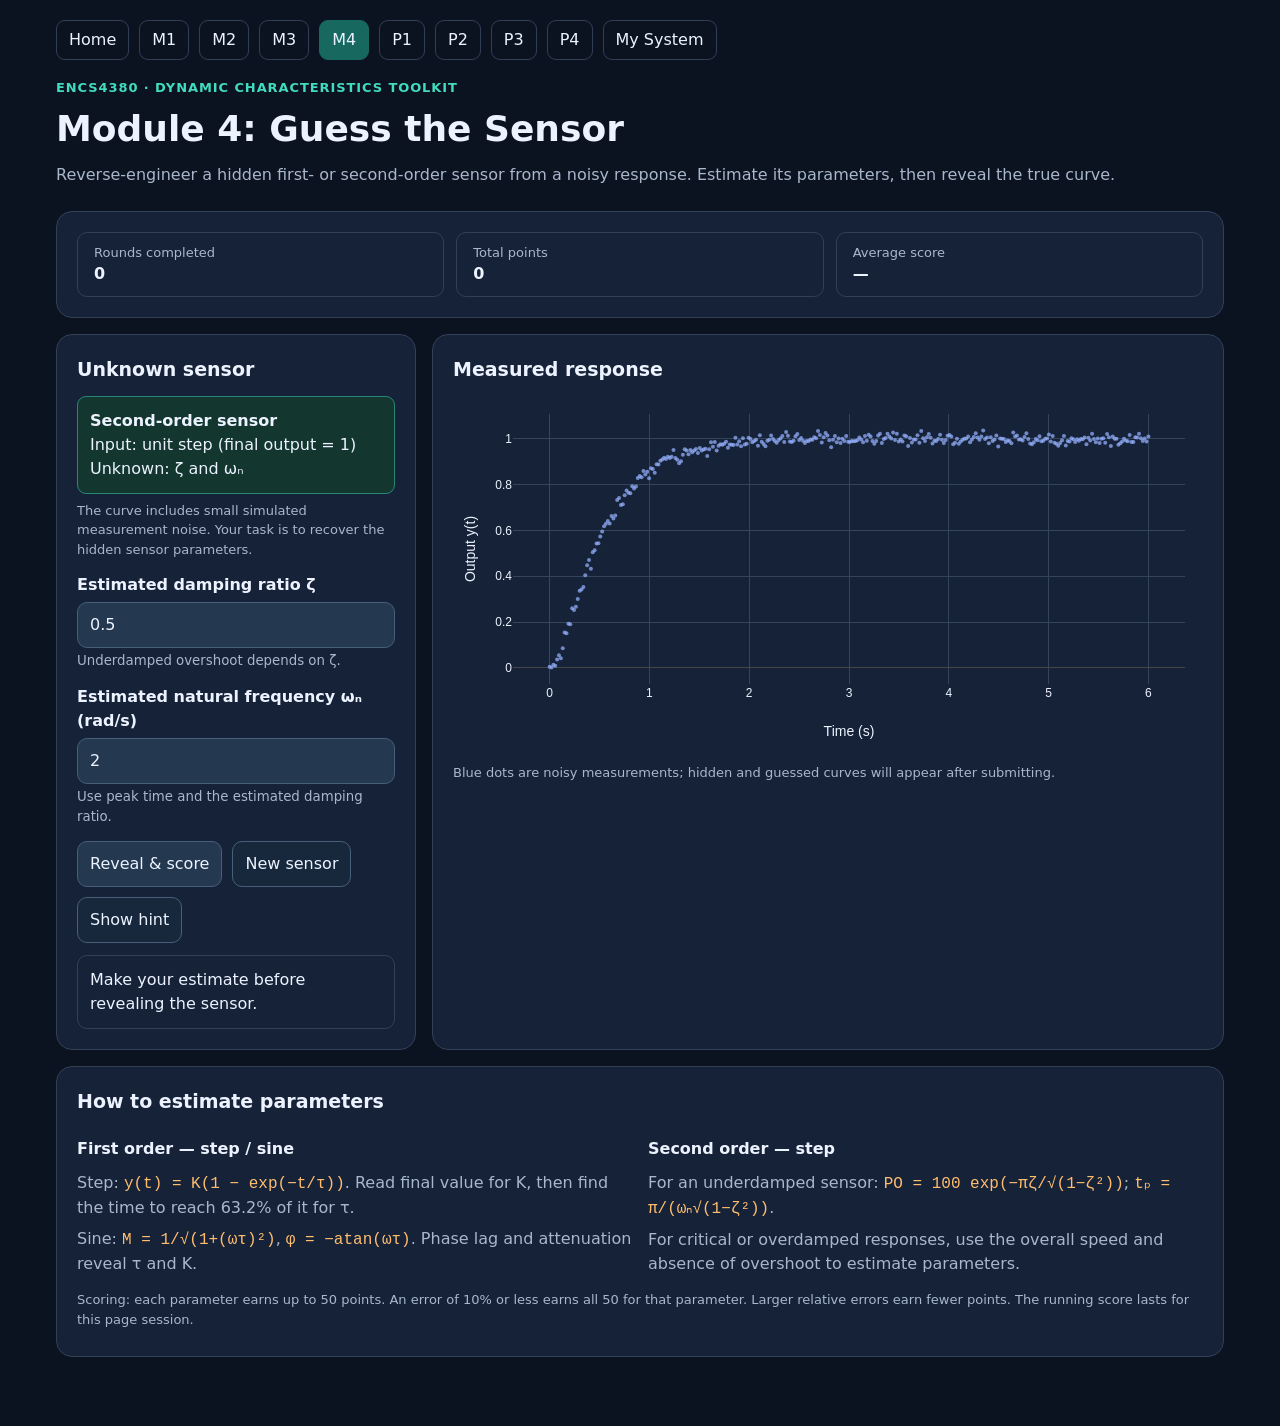
<file: module4.html>
<!DOCTYPE html>
<html lang="en"><head><meta charset="utf-8"><meta name="viewport" content="width=device-width,initial-scale=1">
<title>Module 4 | Guess the Sensor</title><link rel="stylesheet" href="shared.css">
<script src="https://cdn.plot.ly/plotly-2.35.2.min.js"></script>
<style>
.challenge-grid{display:grid;grid-template-columns:minmax(280px,360px) minmax(0,1fr);gap:16px}
.form-group{margin:14px 0}.form-group label{display:block;font-weight:600;margin-bottom:5px}.form-group small{display:block;color:#a9b7cb;margin-top:3px}
.form-group input{max-width:100%}.bigscore{font-size:36px;color:#42dbbe;font-weight:800}.statbar{display:flex;gap:12px;flex-wrap:wrap}.statbar>div{border:1px solid #324057;border-radius:10px;padding:10px 16px;flex:1;min-width:115px}.statbar span{color:#a9b7cb;font-size:13px;display:block}
.secondary{background:#17283d}.hide{display:none!important}.attention{background:#13362f;padding:12px;border-radius:9px;border:1px solid #278678}
@media(max-width:850px){.challenge-grid{grid-template-columns:1fr}}
</style></head><body><main>
<nav class="nav"><a href="index.html">Home</a><a href="module1.html">Module 1</a><a href="module2.html">Module 2</a><a href="module3.html">Module 3</a><a class="active" href="module4.html">Module 4</a><a href="p1.html">P1</a><a href="p2.html">P2</a></nav>
<header><div class="eyebrow">ENCS4380 · DYNAMIC CHARACTERISTICS TOOLKIT</div><h1>Module 4: Guess the Sensor</h1><p>Reverse-engineer a hidden first- or second-order sensor from a noisy response. Estimate its parameters, then reveal the true curve.</p></header>
<section class="card"><div class="statbar"><div><span>Rounds completed</span><strong id="roundCount">0</strong></div><div><span>Total points</span><strong id="totalPoints">0</strong></div><div><span>Average score</span><strong id="average">—</strong></div></div></section>
<div class="challenge-grid"><section class="card"><h2>Unknown sensor</h2><div id="description" class="attention" aria-live="polite"></div>
<p class="hint">The curve includes small simulated measurement noise. Your task is to recover the hidden sensor parameters.</p>
<div id="firstInputs" class="hide"><div class="form-group"><label for="guessK">Estimated gain K</label><input id="guessK" type="number" min="0.01" max="10" step="0.01" value="1"><small>For a step, K is the final output (input step amplitude = 1).</small></div><div class="form-group"><label for="guessTau">Estimated time constant τ (s)</label><input id="guessTau" type="number" min="0.01" max="30" step="0.01" value="1"><small>Use 63.2% of final value, or sine attenuation and phase.</small></div></div>
<div id="secondInputs" class="hide"><div class="form-group"><label for="guessZ">Estimated damping ratio ζ</label><input id="guessZ" type="number" min="0.01" max="4" step="0.01" value="0.5"><small>Underdamped overshoot depends on ζ.</small></div><div class="form-group"><label for="guessW">Estimated natural frequency ωₙ (rad/s)</label><input id="guessW" type="number" min="0.05" max="40" step="0.05" value="2"><small>Use peak time and the estimated damping ratio.</small></div></div>
<div class="row"><button id="submitGuess">Reveal & score</button><button class="secondary" id="newSensor">New sensor</button><button class="secondary" id="showHint">Show hint</button></div><div class="result" id="hint" aria-live="polite">Make your estimate before revealing the sensor.</div>
<div class="result hide" id="feedback" aria-live="polite"></div></section>
<section class="card"><h2>Measured response</h2><div id="responsePlot" class="plot" role="img" aria-label="Noisy sensor response curve"></div><p class="hint" id="plotHelp">Blue points = noisy measurements. The actual and estimated curves appear only after you submit a guess.</p></section></div>
<section class="card"><h2>How to estimate parameters</h2><div class="two"><div><h3>First order — step / sine</h3><p>Step: <code>y(t) = K(1 − exp(−t/τ))</code>. Read final value for K, then find the time to reach 63.2% of it for τ.</p><p>Sine: <code>M = 1/√(1+(ωτ)²)</code>, <code>φ = −atan(ωτ)</code>. Phase lag and attenuation reveal τ and K.</p></div><div><h3>Second order — step</h3><p>For an underdamped sensor: <code>PO = 100 exp(−πζ/√(1−ζ²))</code>; <code>tₚ = π/(ωₙ√(1−ζ²))</code>.</p><p>For critical or overdamped responses, use the overall speed and absence of overshoot to estimate parameters.</p></div></div><p class="hint">Scoring: each parameter earns up to 50 points. An error of 10% or less earns all 50 for that parameter. Larger relative errors earn fewer points. The running score lasts for this page session.</p></section>
</main><script>
'use strict';
const $=id=>document.getElementById(id);
const plotCfg={responsive:true,displaylogo:false,modeBarButtonsToRemove:['lasso2d','select2d']};
let round=null,rounds=0,total=0,finished=false;
const N=320;
const rnd=(a,b)=>a+(b-a)*Math.random();
const choice=a=>a[Math.floor(Math.random()*a.length)];
const format=(x,d=3)=>Number(x).toFixed(d);
function gauss(){let u=1-Math.random(),v=Math.random();return Math.sqrt(-2*Math.log(u))*Math.cos(2*Math.PI*v)}
function secondStep(t,z,w){
 if(t<=0)return 0;
 if(z<1-1e-6){const b=Math.sqrt(1-z*z),wd=w*b;return 1-Math.exp(-z*w*t)*(Math.cos(wd*t)+(z/b)*Math.sin(wd*t));}
 if(Math.abs(z-1)<1e-6)return 1-Math.exp(-w*t)*(1+w*t);
 const d=Math.sqrt(z*z-1),r1=-w*(z-d),r2=-w*(z+d);
 return 1+(r2*Math.exp(r1*t)-r1*Math.exp(r2*t))/(r1-r2);
}
function f1(t,k,tau){return k*(1-Math.exp(-t/tau))}
function sine(t,k,tau,w){return k/Math.hypot(1,w*tau)*Math.sin(w*t-Math.atan(w*tau))}
function response(r,t,guess){
 if(r.kind==='first') {let k=guess?.k??r.k,tau=guess?.tau??r.tau;return r.input==='step'?f1(t,k,tau):sine(t,k,tau,r.omega)}
 return secondStep(t,guess?.z??r.z,guess?.wn??r.wn);
}
function makeRound(){
 const kind=choice(['first','second']);
 if(kind==='first'){
   const input=choice(['step','step','sine']);
   const r={kind,input,k:rnd(.6,2.0),tau:rnd(.45,3.2)};
   if(input==='sine') r.omega=rnd(.7,2.5);
   r.duration=input==='step'?6*r.tau:5*2*Math.PI/r.omega;
   return r;
 }
 const z=choice([rnd(.18,.8),rnd(.85,.99),1,rnd(1.08,1.45)]),wn=rnd(1.2,4.5);
 return {kind,z,wn,duration:Math.min(45,Math.max(6,10/(Math.max(.2,z)*wn),12/wn))};
}
function draw(guess){
 if(typeof Plotly==='undefined'){$('responsePlot').textContent='Plotly.js could not load. Connect to the internet and refresh.';return;}
 const r=round;
 let traces=[{x:r.ts,y:r.ys,name:'Noisy measurements',mode:'markers',marker:{color:'#96b1ff',size:4,opacity:.72}}];
 if(r.input==='sine')traces.push({x:r.ts,y:r.ts.map(t=>Math.sin(r.omega*t)),name:'Known input sin(ωt)',mode:'lines',line:{color:'#ffbd6e',width:1.5,dash:'dot'}});
 if(guess){traces.push({x:r.ts,y:r.ts.map(t=>response(r,t)),name:'True response',mode:'lines',line:{color:'#42dbbe',width:3}});traces.push({x:r.ts,y:r.ts.map(t=>response(r,t,guess)),name:'Your estimated response',mode:'lines',line:{color:'#ffbd6e',width:2.5,dash:'dash'}})}
 Plotly.react('responsePlot',traces,{paper_bgcolor:'#162238',plot_bgcolor:'#162238',font:{color:'#ecf3ff',size:12},margin:{l:60,r:18,t:18,b:72},xaxis:{title:'Time (s)',gridcolor:'#34445a'},yaxis:{title:'Output y(t)',gridcolor:'#34445a'},legend:{orientation:'h',x:0,y:-.3},hovermode:'closest'},plotCfg);
}
function newRound(){round=makeRound();finished=false;let r=round;r.ts=Array.from({length:N},(_,i)=>i*r.duration/(N-1));const scale=r.kind==='first'?r.k:1;r.ys=r.ts.map(t=>response(r,t)+gauss()*.015*scale);
 $('description').innerHTML=r.kind==='first'?`<strong>First-order sensor</strong><br>Input: ${r.input==='step'?'unit step (amplitude 1)':`sine wave at ω = ${format(r.omega,2)} rad/s (amplitude 1)`}<br>Unknown: K and τ`:`<strong>Second-order sensor</strong><br>Input: unit step (final output = 1)<br>Unknown: ζ and ωₙ`;
 $('firstInputs').classList.toggle('hide',r.kind!=='first');$('secondInputs').classList.toggle('hide',r.kind!=='second');
 $('submitGuess').disabled=false;$('hint').textContent='Make your estimate before revealing the sensor.';$('feedback').classList.add('hide');$('plotHelp').textContent='Blue dots are noisy measurements; hidden and guessed curves will appear after submitting.';draw(null);
}
function scoreParam(a,b){const error=Math.abs(a-b)/Math.abs(b);return {error,points:error<=.10?50:Math.max(0,50*(1-(error-.10)/.90))};}
function submit(){if(finished)return;const r=round;let entries,guess;
 if(r.kind==='first'){guess={k:Number($('guessK').value),tau:Number($('guessTau').value)};entries=[['K',guess.k,r.k],['τ',guess.tau,r.tau]]}
 else{guess={z:Number($('guessZ').value),wn:Number($('guessW').value)};entries=[['ζ',guess.z,r.z],['ωₙ',guess.wn,r.wn]]}
 if(entries.some(([name,val])=>!Number.isFinite(val)||val<=0)|| (r.kind==='first'&&(!$('guessK').value||!$('guessTau').value)) ||(r.kind==='second'&&(!$('guessZ').value||!$('guessW').value))){$('hint').textContent='Please enter positive numeric estimates for both parameters.';return;}
 let gained=0;const details=entries.map(([name,est,actual])=>{const s=scoreParam(est,actual);gained+=s.points;return `<div class="test"><div><strong>${name}</strong><div class="hint">Your guess: ${format(est)} · True: ${format(actual)} · Relative error: ${format(s.error*100,1)}%</div></div><strong class="${s.error<=.1?'pass':'fail'}">${format(s.points,1)}/50</strong></div>`});
 finished=true;rounds++;total+=gained;$('roundCount').textContent=rounds;$('totalPoints').textContent=format(total,1);$('average').textContent=format(total/rounds,1)+'/100';
 $('feedback').innerHTML=`<h3>Round score: ${format(gained,1)} / 100</h3><div class="tests">${details.join('')}</div><p class="hint">Green = within 10% of the true parameter. Click New sensor to play again.</p>`;
 $('feedback').classList.remove('hide');$('submitGuess').disabled=true;$('plotHelp').textContent='Green line = actual sensor; orange dashed line = your estimated sensor; blue dots = noisy measurements.';draw(guess);
}
function hint(){const r=round;$('hint').textContent=r.kind==='second'?'Look for overshoot: if you see it, ζ < 1. Use the peak height to estimate ζ, then the time to the peak to estimate ωₙ. If there is no overshoot, ζ may be around 1 or greater.':r.input==='step'?'The plateau gives K. Find when the response first reaches about 63.2% of that plateau; the corresponding time is τ.':'Compare the input sine to the measured output. The delay angle φ = −atan(ωτ) reveals τ; then the output amplitude divided by M gives K.'}
$('submitGuess').addEventListener('click',submit);$('newSensor').addEventListener('click',newRound);$('showHint').addEventListener('click',hint);newRound();
</script><script src="navigation.js"></script></body></html>
</file>
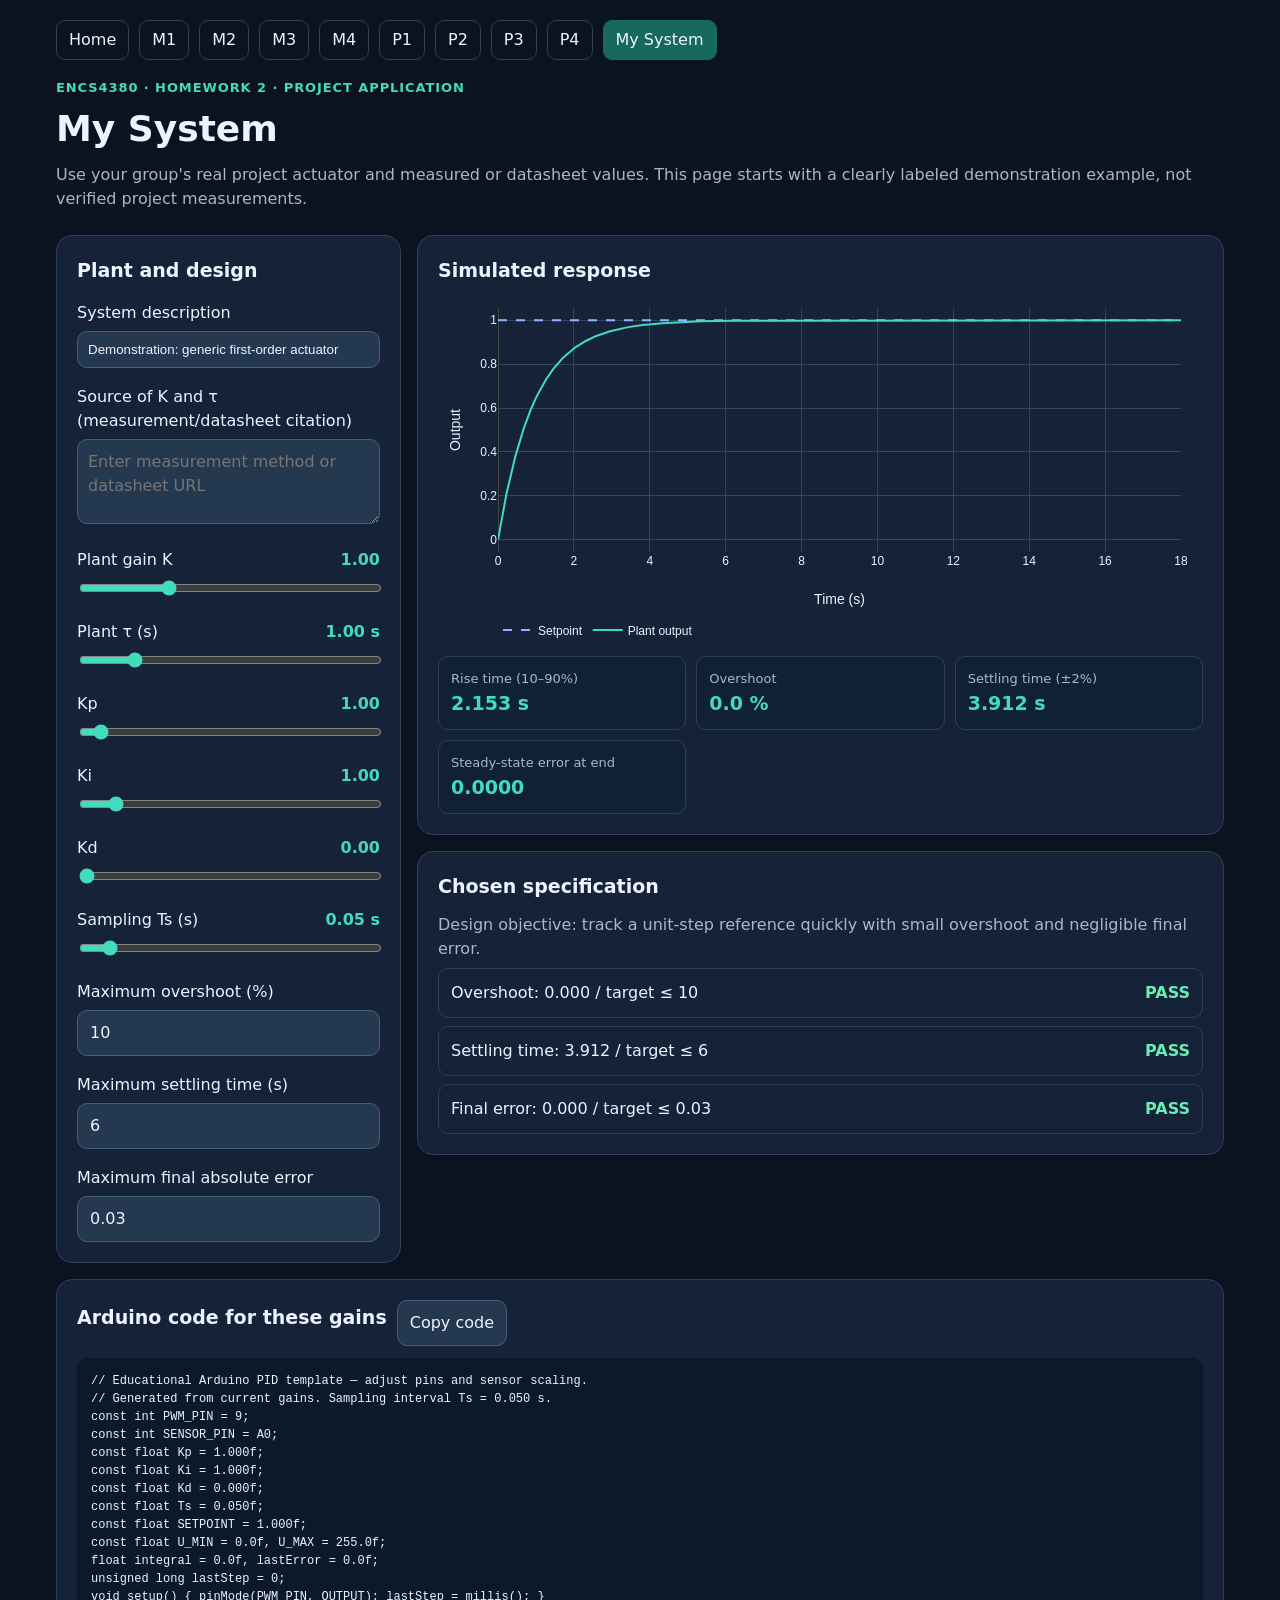
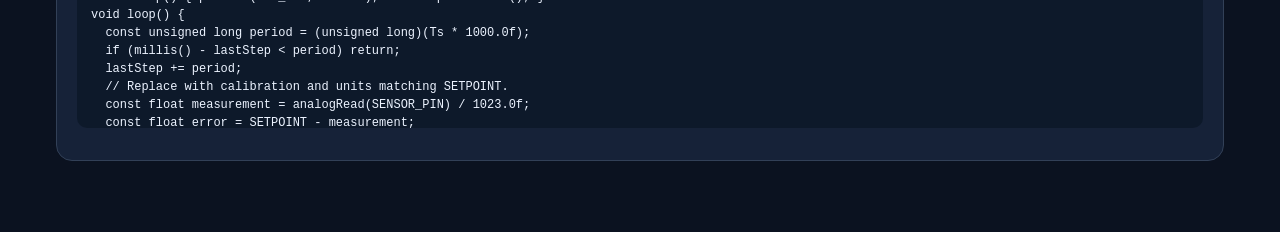
<file: my-system.html>
<!DOCTYPE html><html lang="en"><head><meta charset="utf-8"><meta name="viewport" content="width=device-width,initial-scale=1"><title>ENCS4380 | My System</title><link rel="stylesheet" href="shared.css"><script src="https://cdn.plot.ly/plotly-2.35.2.min.js"></script><style>textarea{width:100%;min-height:85px;background:#243850;border:1px solid #476079;border-radius:10px;color:#ecf3ff;padding:10px;font:inherit}pre{max-height:370px;overflow:auto;background:#0d192a;padding:14px;border-radius:10px;font-size:12px}</style></head><body><main><nav class="nav" id="mainNav"></nav><header><div class="eyebrow">ENCS4380 · HOMEWORK 2 · PROJECT APPLICATION</div><h1>My System</h1><p>Use your group's real project actuator and measured or datasheet values. This page starts with a clearly labeled demonstration example, not verified project measurements.</p></header><div class="grid"><section class="card"><h2>Plant and design</h2><div class="control"><label class="control-label" for="label">System description</label><input id="label" type="text" value="Demonstration: generic first-order actuator" style="width:100%;background:#243850;color:#ecf3ff;border:1px solid #476079;border-radius:10px;padding:10px"></div><div class="control"><label class="control-label" for="source">Source of K and τ (measurement/datasheet citation)</label><textarea id="source" placeholder="Enter measurement method or datasheet URL"></textarea></div><div class="control"><label class="control-label" for="K">Plant gain K <output id="KValue"></output></label><input id="K" type="range" min="0.2" max="3" value="1" step="0.1"></div><div class="control"><label class="control-label" for="tau">Plant τ (s) <output id="tauValue"></output></label><input id="tau" type="range" min="0.2" max="5" value="1" step="0.1"></div><div class="control"><label class="control-label" for="kp">Kp <output id="kpValue"></output></label><input id="kp" type="range" min="0" max="20" step="0.1" value="1"></div><div class="control"><label class="control-label" for="ki">Ki <output id="kiValue"></output></label><input id="ki" type="range" min="0" max="10" step="0.1" value="1"></div><div class="control"><label class="control-label" for="kd">Kd <output id="kdValue"></output></label><input id="kd" type="range" min="0" max="4" step="0.05" value="0"></div><div class="control"><label class="control-label" for="Ts">Sampling Ts (s) <output id="TsValue"></output></label><input id="Ts" type="range" min="0.01" max="0.5" step="0.01" value="0.05"></div><div class="control"><label class="control-label" for="maxOvershoot">Maximum overshoot (%)</label><input id="maxOvershoot" type="number" min="0" max="100" step="1" value="10"></div><div class="control"><label class="control-label" for="maxSettling">Maximum settling time (s)</label><input id="maxSettling" type="number" min="0.1" max="20" step=".1" value="6"></div><div class="control"><label class="control-label" for="maxError">Maximum final absolute error</label><input id="maxError" type="number" min="0" max="2" step=".005" value="0.03"></div></section><section><section class="card"><h2>Simulated response</h2><div id="curve" class="plot"></div><div id="metrics" class="metrics"></div></section><section class="card"><h2>Chosen specification</h2><p id="purpose">Design objective: track a unit-step reference quickly with small overshoot and negligible final error.</p><div id="tests" class="tests"></div></section></section></div><section class="card"><div class="row"><h2>Arduino code for these gains</h2><button id="copy">Copy code</button><span id="copyStatus" class="hint"></span></div><pre id="code"></pre></section></main><script src="pid-core.js"></script><script src="control-common.js"></script><script src="hw2-extra.js"></script><script src="navigation.js"></script><script>
const ids=['K','tau','kp','ki','kd','Ts'];
function update(){ids.forEach(x=>slider(x,2,x==='tau'||x==='Ts'?' s':''));const o={K:getVal('K'),tau:getVal('tau'),kp:getVal('kp'),ki:getVal('ki'),kd:getVal('kd'),Ts:getVal('Ts'),sp:1,T:18,umax:10,anti:true};const d=H2Extra.digital(o);showMetrics(d);if(typeof Plotly!=='undefined')Plotly.react('curve',[{x:d.t,y:d.setpoint,name:'Setpoint',line:{dash:'dash',color:'#96b1ff'}},{x:d.t,y:d.y,name:'Plant output',line:{color:'#42dbbe'}}],graphLayout('Output'),plotConfig);const m=d.metrics,entries=[['Overshoot',m.overshoot,getVal('maxOvershoot')],['Settling time',m.settling,getVal('maxSettling')],['Final error',Math.abs(m.sse),getVal('maxError')]];byId('tests').innerHTML=entries.map(([name,val,limit])=>{const pass=Number.isFinite(val)&&val<=limit;return '<div class="test"><span>'+name+': '+fmt(val)+' / target ≤ '+limit+'</span><strong class="'+(pass?'pass':'fail')+'">'+(pass?'PASS':'FAIL')+'</strong></div>';}).join('');byId('code').textContent=H2Extra.arduino(o);}
ids.forEach(x=>byId(x).addEventListener('input',update));['maxOvershoot','maxSettling','maxError'].forEach(x=>byId(x).addEventListener('input',update));byId('source').addEventListener('input',update);byId('copy').onclick=async()=>{try{await navigator.clipboard.writeText(byId('code').textContent);byId('copyStatus').textContent='Copied.';}catch(e){const r=document.createRange();r.selectNodeContents(byId('code'));const s=window.getSelection();s.removeAllRanges();s.addRange(r);byId('copyStatus').textContent='Code selected — Ctrl+C';}};if(typeof Plotly!=='undefined')update();else byId('curve').textContent='Plotly.js requires an internet connection.';
</script></body></html>
</file>
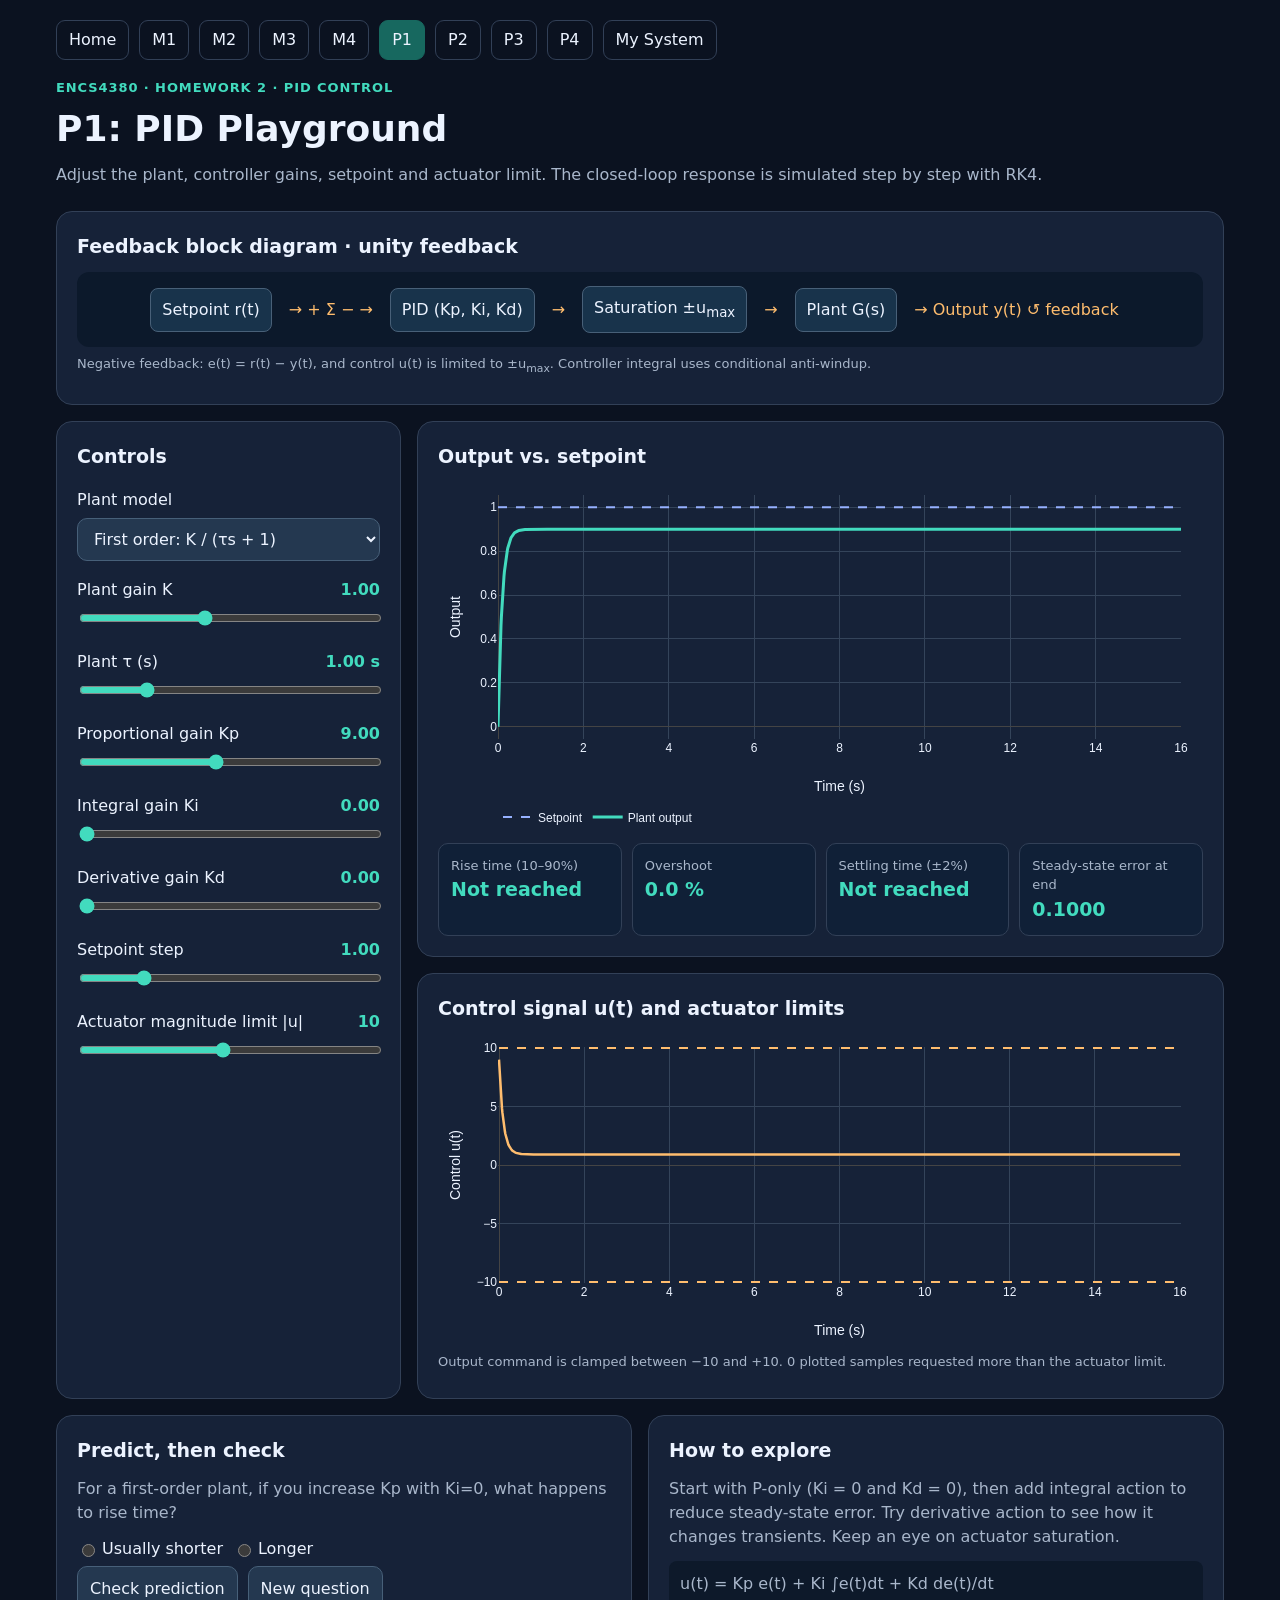
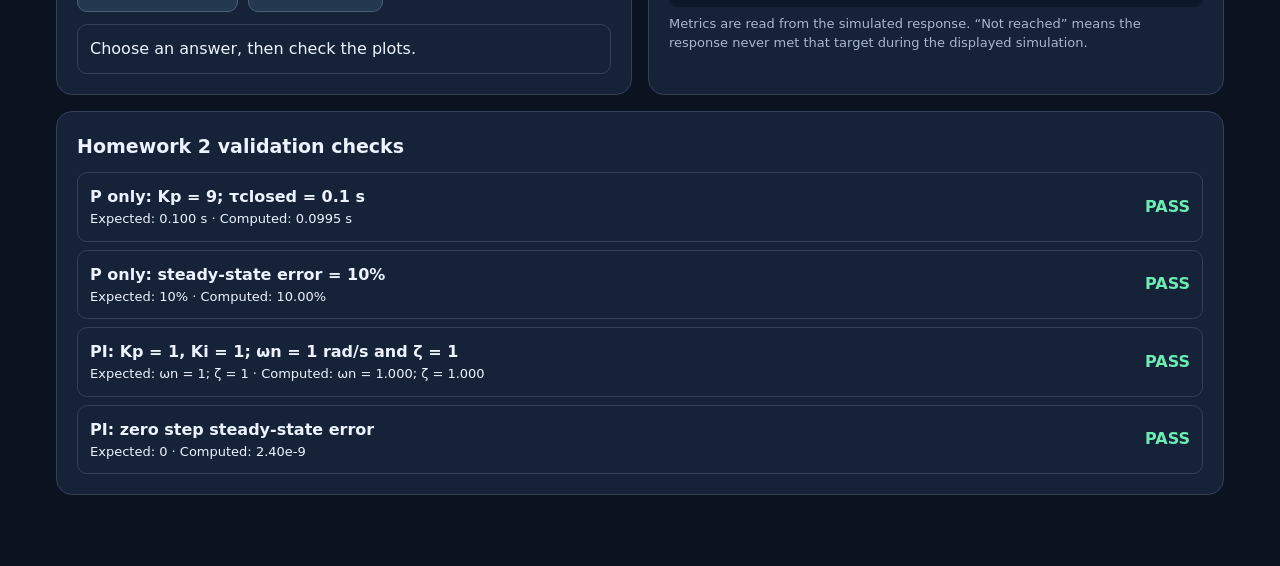
<file: p1.html>
<!DOCTYPE html><html lang="en"><head><meta charset="utf-8"><meta name="viewport" content="width=device-width,initial-scale=1"><title>ENCS4380 | P1: PID Playground</title><link rel="stylesheet" href="shared.css"><script src="https://cdn.plot.ly/plotly-2.35.2.min.js"></script><style>.actionlink{display:inline-block;background:#17685f;color:white;border-radius:10px;padding:11px 15px;text-decoration:none;font-weight:700}.actionlink:hover{background:#258b7e}.diagram{display:flex;align-items:center;justify-content:center;flex-wrap:wrap;gap:6px;padding:14px;border-radius:12px;background:#0c192b}.diagram span{border:1px solid #486078;padding:9px 11px;border-radius:8px;background:#18334b;white-space:nowrap}.diagram .signal{border:none;background:transparent;color:#ffbd6e}.metrics{grid-template-columns:repeat(4,minmax(0,1fr))}.math{margin-top:12px}.warning{color:#ffbd6e}.plotloading{color:#ffbd6e}@media(max-width:850px){.metrics{grid-template-columns:repeat(2,minmax(0,1fr))}}@media(max-width:440px){.metrics{grid-template-columns:1fr}}</style></head><body><main><nav class="nav" aria-label="Module navigation"><a href="index.html">Home</a><a href="module1.html">Module 1</a><a href="module2.html">Module 2</a><a href="module3.html">Module 3</a><a href="module4.html">Module 4</a><a href="p1.html" class="active" aria-current="page">P1</a><a href="p2.html" >P2</a></nav><header><div class="eyebrow">ENCS4380 · HOMEWORK 2 · PID CONTROL</div><h1>P1: PID Playground</h1><p>Adjust the plant, controller gains, setpoint and actuator limit. The closed-loop response is simulated step by step with RK4.</p></header><div class="card"><h2>Feedback block diagram · unity feedback</h2><div class="diagram"><span>Setpoint r(t)</span><span class="signal">→ + Σ − →</span><span>PID (Kp, Ki, Kd)</span><span class="signal">→</span><span>Saturation ±u<sub>max</sub></span><span class="signal">→</span><span>Plant G(s)</span><span class="signal">→ Output y(t) ↺ feedback</span></div><p class="hint">Negative feedback: e(t) = r(t) − y(t), and control u(t) is limited to ±u<sub>max</sub>. Controller integral uses conditional anti-windup.</p></div><div class="grid"><section class="card"><h2>Controls</h2><div class="control"><label class="control-label" for="plant">Plant model</label><select id="plant"><option value="first">First order: K / (τs + 1)</option><option value="second">Second order: K ωn² / (s² + 2ζωn s + ωn²)</option></select></div><div class="control"><label class="control-label" for="K">Plant gain K <output id="KValue">1</output></label><input id="K" type="range" min="0.3" max="2" step="0.1" value="1"></div><div id="firstControls"><div class="control"><label class="control-label" for="tau">Plant τ (s) <output id="tauValue">1</output></label><input id="tau" type="range" min="0.2" max="4" step="0.1" value="1"></div></div><div id="secondControls" hidden><div class="control"><label class="control-label" for="zeta">Damping ratio ζ <output id="zetaValue">0.5</output></label><input id="zeta" type="range" min="0.1" max="2" step="0.05" value="0.5"></div><div class="control"><label class="control-label" for="wn">Natural frequency ωn (rad/s) <output id="wnValue">2</output></label><input id="wn" type="range" min="0.5" max="8" step="0.1" value="2"></div></div><div class="control"><label class="control-label" for="kp">Proportional gain Kp <output id="kpValue">9</output></label><input id="kp" type="range" min="0" max="20" step="0.1" value="9"></div><div class="control"><label class="control-label" for="ki">Integral gain Ki <output id="kiValue">0</output></label><input id="ki" type="range" min="0" max="12" step="0.1" value="0"></div><div class="control"><label class="control-label" for="kd">Derivative gain Kd <output id="kdValue">0</output></label><input id="kd" type="range" min="0" max="4" step="0.05" value="0"></div><div class="control"><label class="control-label" for="sp">Setpoint step <output id="spValue">1</output></label><input id="sp" type="range" min="0.5" max="3" step="0.1" value="1"></div><div class="control"><label class="control-label" for="umax">Actuator magnitude limit |u| <output id="umaxValue">10</output></label><input id="umax" type="range" min="1" max="20" step="1" value="10"></div></section><section><section class="card"><h2>Output vs. setpoint</h2><div id="responsePlot" class="plot"></div><div id="metrics" class="metrics"></div></section><section class="card"><h2>Control signal u(t) and actuator limits</h2><div id="controlPlot" class="plot smallplot"></div><p id="limitInfo" class="hint"></p></section></section></div><div class="two"><section class="card"><h2>Predict, then check</h2><p id="question"></p><div id="answers"></div><div class="row"><button id="checkPrediction">Check prediction</button><button id="newQuestion">New question</button></div><div id="predictionResult" class="result" aria-live="polite"></div></section><section class="card"><h2>How to explore</h2><p>Start with P-only (Ki = 0 and Kd = 0), then add integral action to reduce steady-state error. Try derivative action to see how it changes transients. Keep an eye on actuator saturation.</p><p class="math">u(t) = Kp e(t) + Ki ∫e(t)dt + Kd de(t)/dt</p><p class="hint">Metrics are read from the simulated response. “Not reached” means the response never met that target during the displayed simulation.</p></section></div><section class="card"><h2>Homework 2 validation checks</h2><div id="validation" class="tests"></div></section></main><script src="pid-core.js"></script><script src="control-common.js"></script><script>const controlIDs=['K','tau','zeta','wn','kp','ki','kd','sp','umax'];
function update(){
 controlIDs.forEach(id=>slider(id,id==='umax'?0:2,id==='tau'?' s':id==='wn'?' rad/s':''));
 let plant=byId('plant').value;
 byId('firstControls').hidden=plant!=='first';byId('secondControls').hidden=plant!=='second';
 const c={plant,K:getVal('K'),tau:getVal('tau'),zeta:getVal('zeta'),wn:getVal('wn'),kp:getVal('kp'),ki:getVal('ki'),kd:getVal('kd'),sp:getVal('sp'),umax:getVal('umax'),T:16,dt:.005};
 const data=PIDCore.run(c);showMetrics(data);
 Plotly.react('responsePlot',[{x:data.t,y:data.setpoint,name:'Setpoint',mode:'lines',line:{color:'#96b1ff',dash:'dash',width:2}},{x:data.t,y:data.y,name:'Plant output',mode:'lines',line:{color:'#42dbbe',width:3}}],graphLayout('Output'),plotConfig);
 const l=graphLayout('Control u(t)');l.shapes=[{type:'line',x0:0,x1:c.T,y0:c.umax,y1:c.umax,line:{color:'#ffbd6e',dash:'dash'}},{type:'line',x0:0,x1:c.T,y0:-c.umax,y1:-c.umax,line:{color:'#ffbd6e',dash:'dash'}}];
 Plotly.react('controlPlot',[{x:data.t,y:data.u,name:'u(t), bounded',mode:'lines',line:{color:'#ffbd6e',width:2.5}}],l,plotConfig);
 const clipped=data.raw.filter(v=>Math.abs(v)>c.umax+1e-8).length;
 byId('limitInfo').textContent='Output command is clamped between −'+c.umax+' and +'+c.umax+'. '+clipped+' plotted samples requested more than the actuator limit.';
}
controlIDs.forEach(id=>byId(id).addEventListener('input',update));byId('plant').addEventListener('change',update);
predict([{q:'For a first-order plant, if you increase Kp with Ki=0, what happens to rise time?',answers:[['short','Usually shorter'],['long','Longer']],right:'short',explain:'Increasing proportional gain makes the closed-loop first-order system faster (if the actuator does not saturate).'},
{q:'For a step target, what does integral action typically remove?',answers:[['error','Steady-state error'],['gain','Plant gain']],right:'error',explain:'Integral action accumulates tracking error, driving the final step error toward zero in stable nonsaturated cases.'},
{q:'What happens when the calculated u exceeds the actuator limit?',answers:[['clamp','It is clamped'],['pass','It passes unchanged']],right:'clamp',explain:'The actuator saturates; anti-windup limits integral growth while the controller is saturated.'}]);
validationUI();if(typeof Plotly!=='undefined')update();else byId('responsePlot').textContent='Plotly.js could not load. Connect to the internet and refresh.';</script><script src="navigation.js"></script></body></html>
</file>
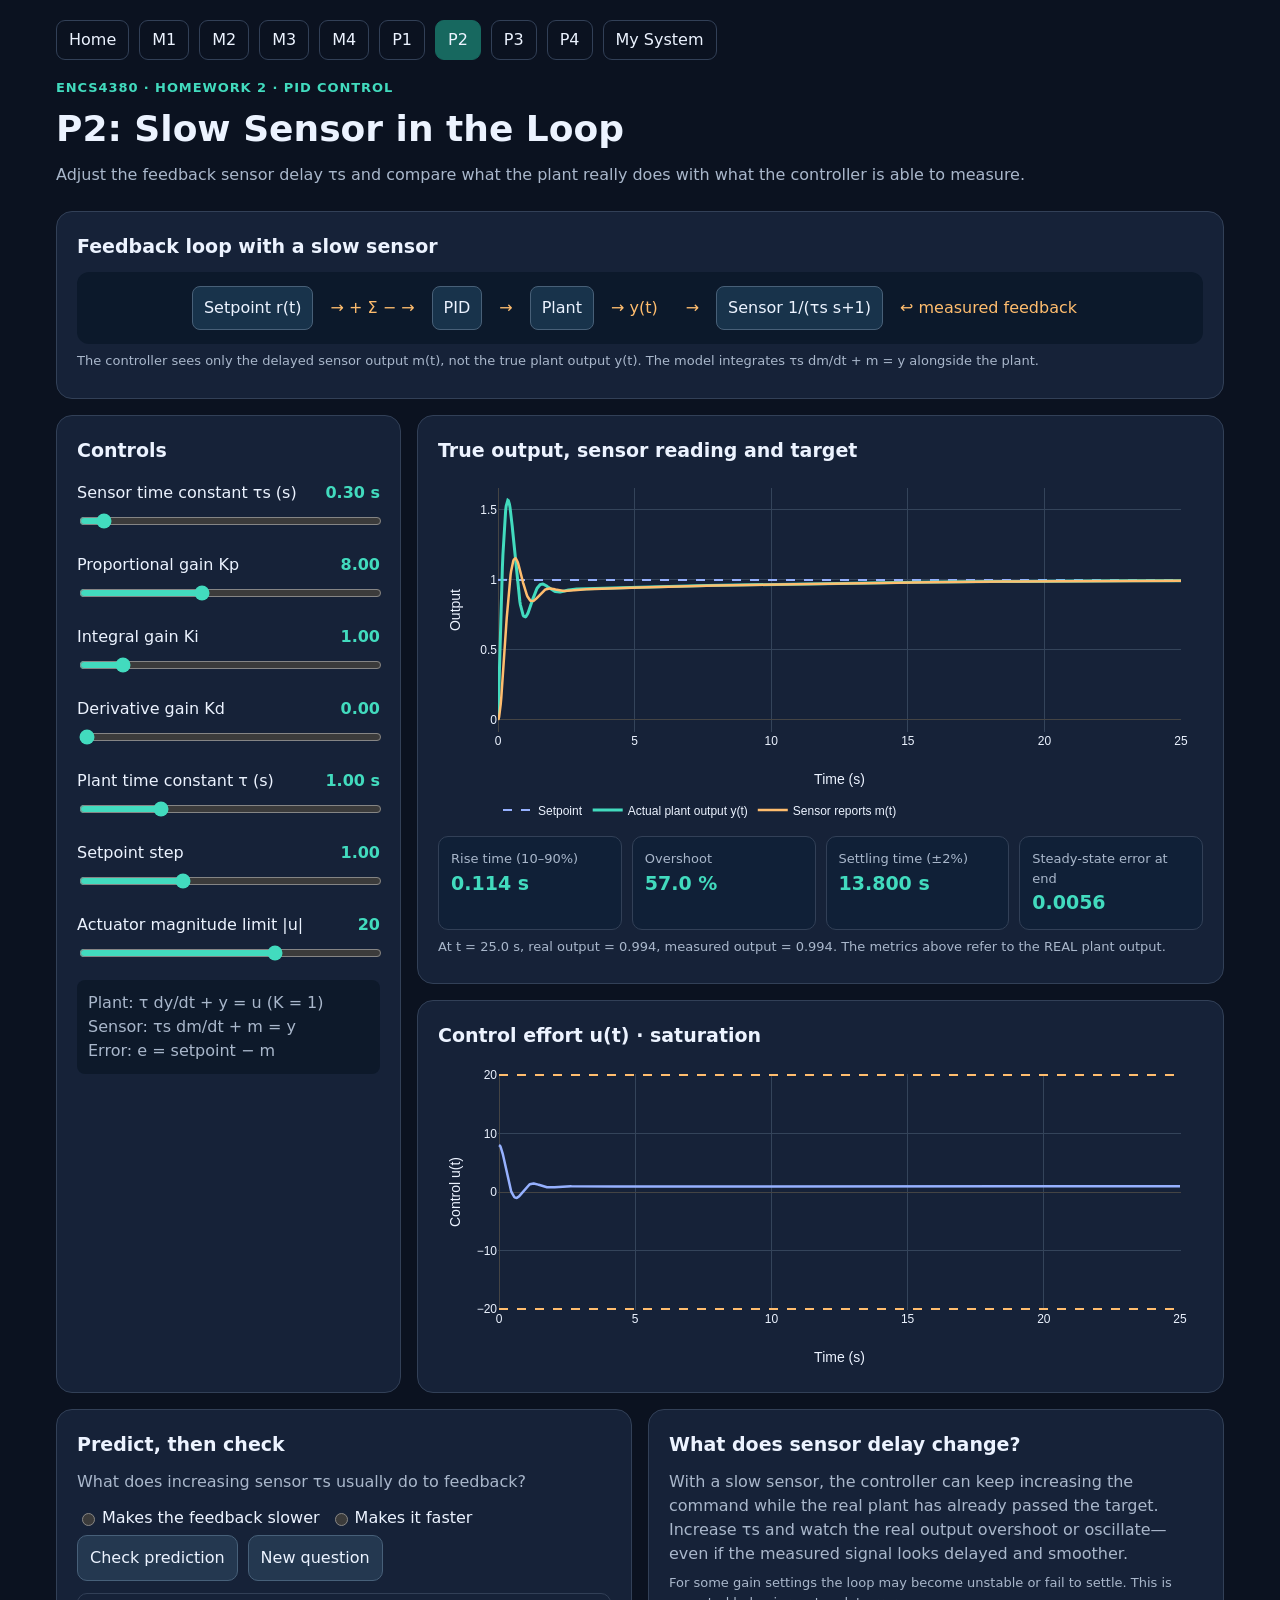
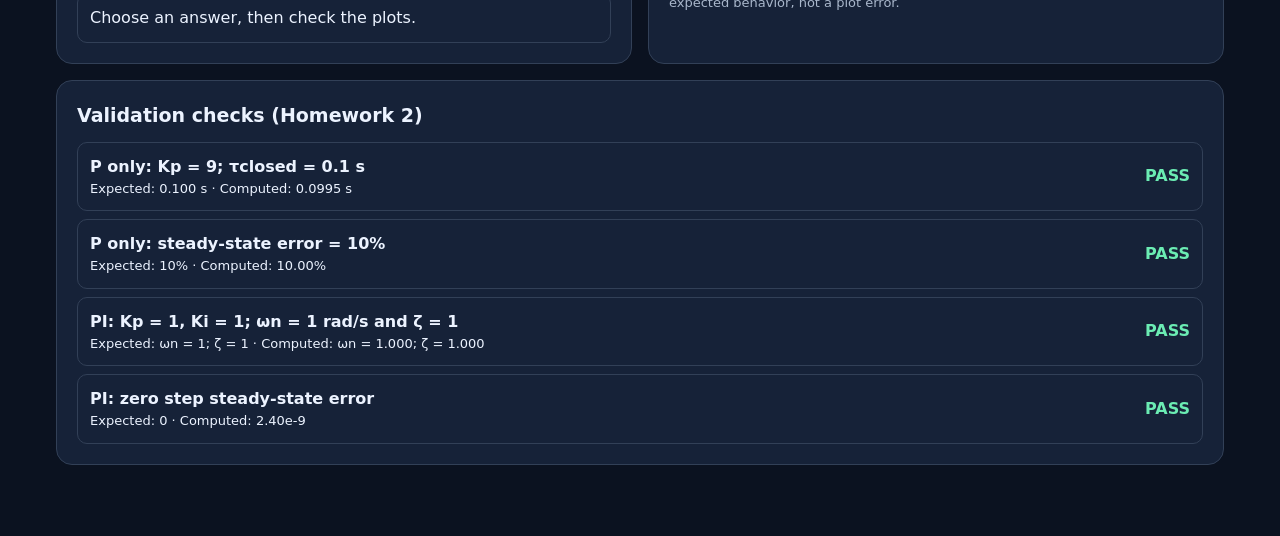
<file: p2.html>
<!DOCTYPE html><html lang="en"><head><meta charset="utf-8"><meta name="viewport" content="width=device-width,initial-scale=1"><title>ENCS4380 | P2: Slow Sensor in the Loop</title><link rel="stylesheet" href="shared.css"><script src="https://cdn.plot.ly/plotly-2.35.2.min.js"></script><style>.actionlink{display:inline-block;background:#17685f;color:white;border-radius:10px;padding:11px 15px;text-decoration:none;font-weight:700}.actionlink:hover{background:#258b7e}.diagram{display:flex;align-items:center;justify-content:center;flex-wrap:wrap;gap:6px;padding:14px;border-radius:12px;background:#0c192b}.diagram span{border:1px solid #486078;padding:9px 11px;border-radius:8px;background:#18334b;white-space:nowrap}.diagram .signal{border:none;background:transparent;color:#ffbd6e}.metrics{grid-template-columns:repeat(4,minmax(0,1fr))}.math{margin-top:12px}.warning{color:#ffbd6e}.plotloading{color:#ffbd6e}@media(max-width:850px){.metrics{grid-template-columns:repeat(2,minmax(0,1fr))}}@media(max-width:440px){.metrics{grid-template-columns:1fr}}</style></head><body><main><nav class="nav" aria-label="Module navigation"><a href="index.html">Home</a><a href="module1.html">Module 1</a><a href="module2.html">Module 2</a><a href="module3.html">Module 3</a><a href="module4.html">Module 4</a><a href="p1.html" >P1</a><a href="p2.html" class="active" aria-current="page">P2</a></nav><header><div class="eyebrow">ENCS4380 · HOMEWORK 2 · PID CONTROL</div><h1>P2: Slow Sensor in the Loop</h1><p>Adjust the feedback sensor delay τs and compare what the plant really does with what the controller is able to measure.</p></header><div class="card"><h2>Feedback loop with a slow sensor</h2><div class="diagram"><span>Setpoint r(t)</span><span class="signal">→ + Σ − →</span><span>PID</span><span class="signal">→</span><span>Plant</span><span class="signal">→ y(t)</span><span class="signal">→</span><span>Sensor 1/(τs s+1)</span><span class="signal">↩ measured feedback</span></div><p class="hint">The controller sees only the delayed sensor output m(t), not the true plant output y(t). The model integrates τs dm/dt + m = y alongside the plant.</p></div><div class="grid"><section class="card"><h2>Controls</h2><div class="control"><label class="control-label" for="tauS">Sensor time constant τs (s) <output id="tauSValue">0.3</output></label><input id="tauS" type="range" min="0" max="5" step="0.05" value="0.3"></div><div class="control"><label class="control-label" for="kp">Proportional gain Kp <output id="kpValue">8</output></label><input id="kp" type="range" min="0" max="20" step="0.1" value="8"></div><div class="control"><label class="control-label" for="ki">Integral gain Ki <output id="kiValue">1</output></label><input id="ki" type="range" min="0" max="8" step="0.1" value="1"></div><div class="control"><label class="control-label" for="kd">Derivative gain Kd <output id="kdValue">0</output></label><input id="kd" type="range" min="0" max="3" step="0.05" value="0"></div><div class="control"><label class="control-label" for="tau">Plant time constant τ (s) <output id="tauValue">1</output></label><input id="tau" type="range" min="0.3" max="3" step="0.1" value="1"></div><div class="control"><label class="control-label" for="sp">Setpoint step <output id="spValue">1</output></label><input id="sp" type="range" min="0.5" max="2" step="0.1" value="1"></div><div class="control"><label class="control-label" for="umax">Actuator magnitude limit |u| <output id="umaxValue">20</output></label><input id="umax" type="range" min="1" max="30" step="1" value="20"></div><p class="math">Plant: τ dy/dt + y = u (K = 1)<br>Sensor: τs dm/dt + m = y<br>Error: e = setpoint − m</p></section><section><section class="card"><h2>True output, sensor reading and target</h2><div id="responsePlot" class="plot"></div><div id="metrics" class="metrics"></div><p id="sensorInfo" class="hint"></p></section><section class="card"><h2>Control effort u(t) · saturation</h2><div id="controlPlot" class="plot smallplot"></div></section></section></div><div class="two"><section class="card"><h2>Predict, then check</h2><p id="question"></p><div id="answers"></div><div class="row"><button id="checkPrediction">Check prediction</button><button id="newQuestion">New question</button></div><div id="predictionResult" class="result" aria-live="polite"></div></section><section class="card"><h2>What does sensor delay change?</h2><p>With a slow sensor, the controller can keep increasing the command while the real plant has already passed the target. Increase τs and watch the real output overshoot or oscillate—even if the measured signal looks delayed and smoother.</p><p class="hint">For some gain settings the loop may become unstable or fail to settle. This is expected behavior, not a plot error.</p></section></div><section class="card"><h2>Validation checks (Homework 2)</h2><div id="validation" class="tests"></div></section></main><script src="pid-core.js"></script><script src="control-common.js"></script><script>const controlIDs=['tauS','kp','ki','kd','tau','sp','umax'];
function update(){controlIDs.forEach(id=>slider(id,id==='umax'?0:2,id==='tauS'||id==='tau'?' s':''));
 const c={plant:'first',K:1,tau:getVal('tau'),tauS:getVal('tauS'),kp:getVal('kp'),ki:getVal('ki'),kd:getVal('kd'),sp:getVal('sp'),umax:getVal('umax'),T:25,dt:.005};
 const data=PIDCore.run(c);showMetrics(data);
 const l=graphLayout('Output');
 Plotly.react('responsePlot',[{x:data.t,y:data.setpoint,name:'Setpoint',mode:'lines',line:{color:'#96b1ff',dash:'dash',width:2}},{x:data.t,y:data.y,name:'Actual plant output y(t)',mode:'lines',line:{color:'#42dbbe',width:3}},{x:data.t,y:data.measured,name:'Sensor reports m(t)',mode:'lines',line:{color:'#ffbd6e',width:2.5}}],l,plotConfig);
 const l2=graphLayout('Control u(t)');l2.shapes=[{type:'line',x0:0,x1:c.T,y0:c.umax,y1:c.umax,line:{color:'#ffbd6e',dash:'dash'}},{type:'line',x0:0,x1:c.T,y0:-c.umax,y1:-c.umax,line:{color:'#ffbd6e',dash:'dash'}}];
 Plotly.react('controlPlot',[{x:data.t,y:data.u,name:'Controller output',mode:'lines',line:{color:'#96b1ff',width:2.5}}],l2,plotConfig);
 let last=data.y.length-1;byId('sensorInfo').textContent='At t = '+fmt(data.t[last],' s',1)+', real output = '+fmt(data.y[last],'',3)+', measured output = '+fmt(data.measured[last],'',3)+'. The metrics above refer to the REAL plant output.';
}
controlIDs.forEach(id=>byId(id).addEventListener('input',update));
predict([{q:'What does increasing sensor τs usually do to feedback?',answers:[['delay','Makes the feedback slower'],['speed','Makes it faster']],right:'delay',explain:'A larger sensor time constant delays the measurement seen by the controller.'},
{q:'Which value does the PID controller compare with the setpoint?',answers:[['measured','Sensor measurement m(t)'],['real','True output y(t)']],right:'measured',explain:'The feedback loop controls the reported measurement, which can lag behind reality.'},
{q:'Can slow feedback create overshoot or oscillations?',answers:[['yes','Yes'],['no','No']],right:'yes',explain:'Delay adds phase lag, making aggressive controllers overshoot or oscillate.'}]);
validationUI();if(typeof Plotly!=='undefined')update();else byId('responsePlot').textContent='Plotly.js could not load. Connect to the internet and refresh.';</script><script src="navigation.js"></script></body></html>
</file>
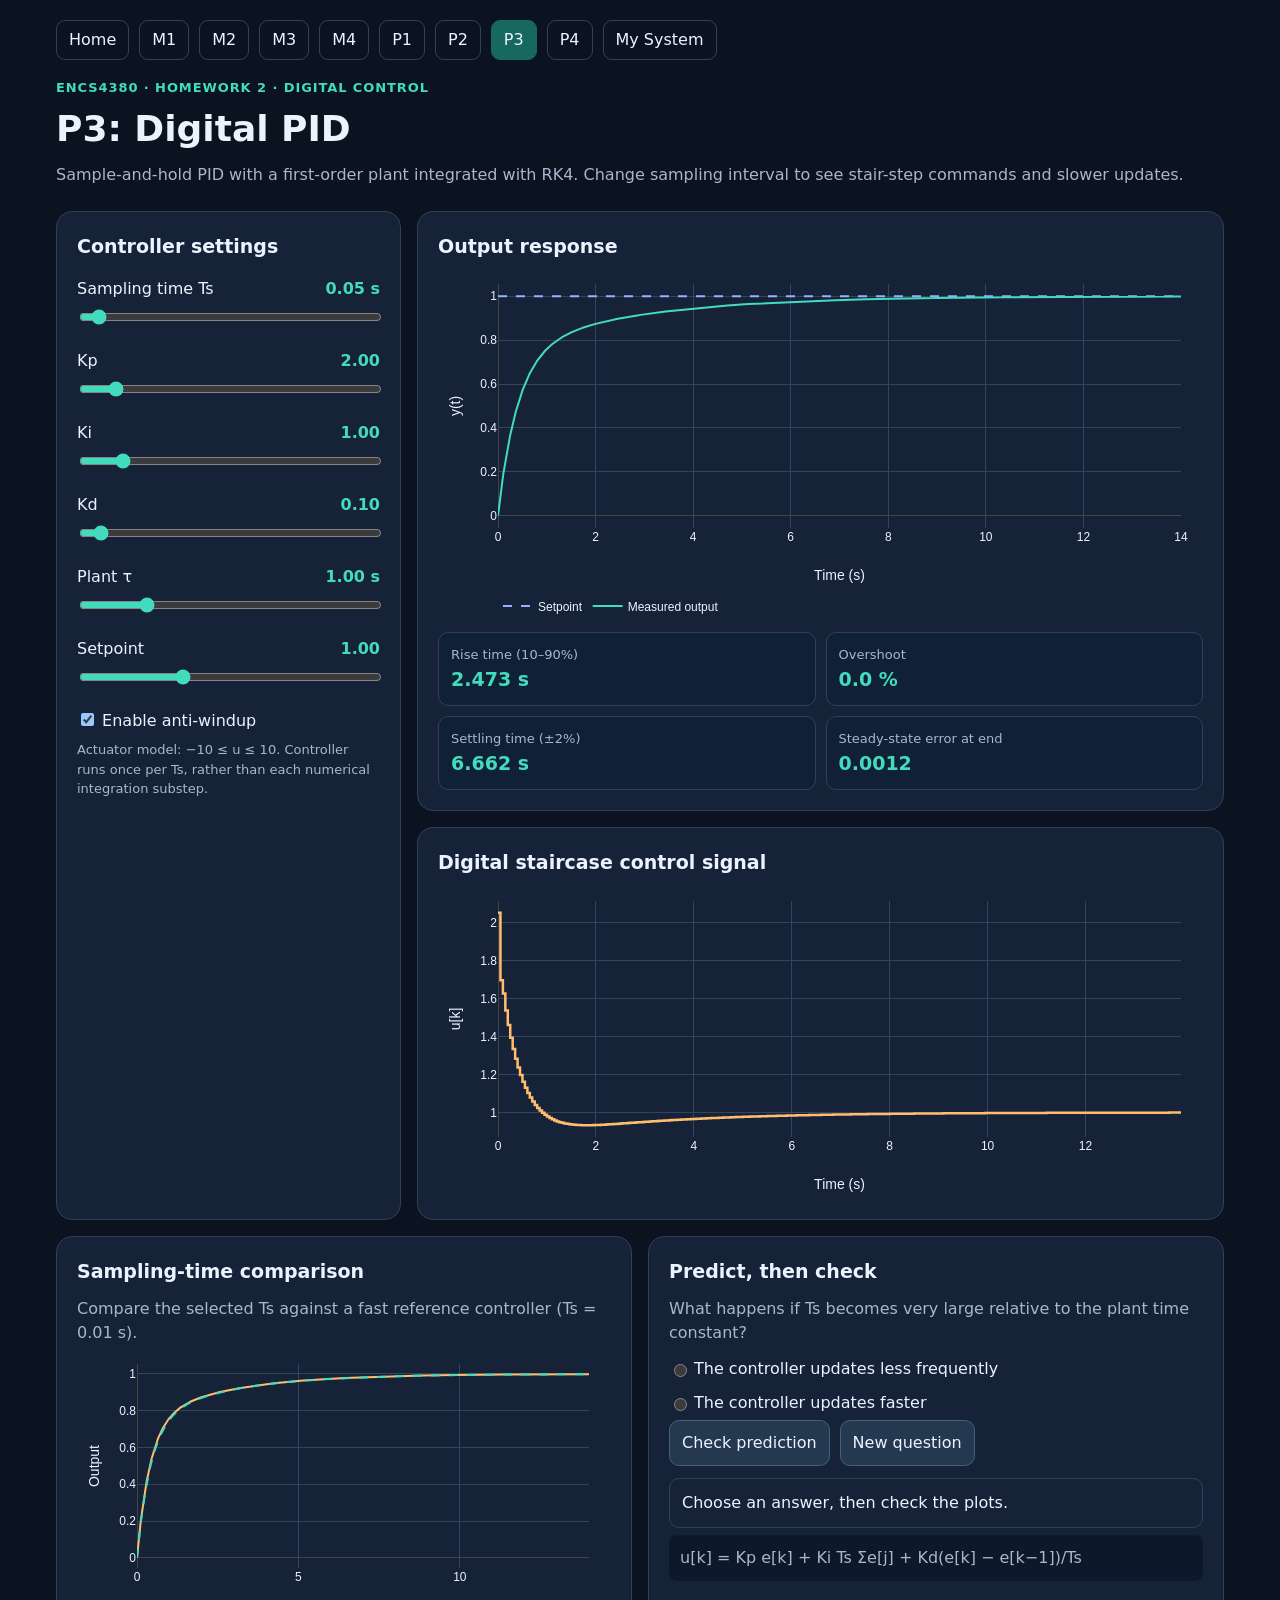
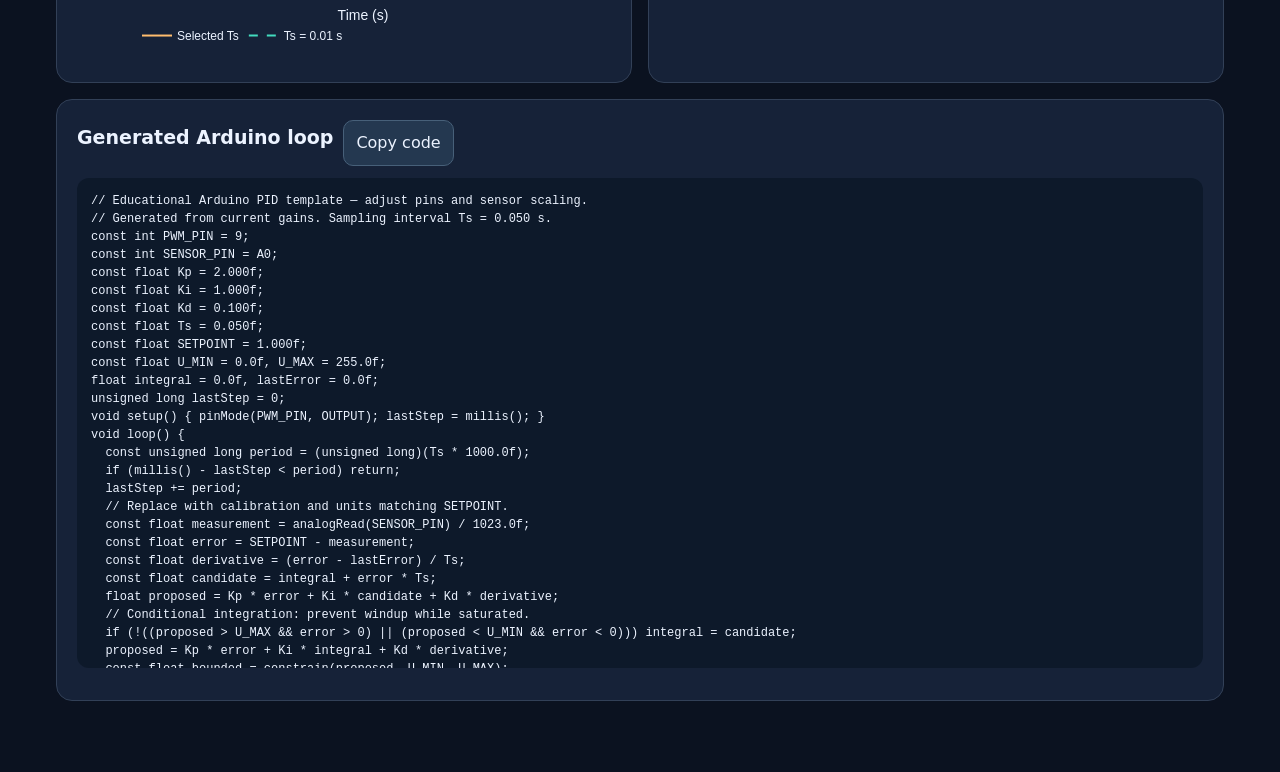
<file: p3.html>
<!DOCTYPE html><html lang="en"><head><meta charset="utf-8"><meta name="viewport" content="width=device-width,initial-scale=1"><title>ENCS4380 | P3 Digital PID</title><link rel="stylesheet" href="shared.css"><script src="https://cdn.plot.ly/plotly-2.35.2.min.js"></script><style>pre{max-height:490px;overflow:auto;background:#0d192a;border-radius:12px;padding:14px;white-space:pre;font-size:12px}.metrics{grid-template-columns:repeat(2,minmax(0,1fr))}</style></head><body><main><nav class="nav" id="mainNav"></nav><header><div class="eyebrow">ENCS4380 · HOMEWORK 2 · DIGITAL CONTROL</div><h1>P3: Digital PID</h1><p>Sample-and-hold PID with a first-order plant integrated with RK4. Change sampling interval to see stair-step commands and slower updates.</p></header><div class="grid"><section class="card"><h2>Controller settings</h2><div class="control"><label class="control-label" for="ts">Sampling time Ts <output id="tsValue"></output></label><input type="range" id="ts" min="0.01" max="1.00" step="0.01" value="0.05"></div><div class="control"><label class="control-label" for="kp">Kp <output id="kpValue"></output></label><input type="range" id="kp" min="0" max="20" step="0.1" value="2"></div><div class="control"><label class="control-label" for="ki">Ki <output id="kiValue"></output></label><input type="range" id="ki" min="0" max="8" step="0.1" value="1"></div><div class="control"><label class="control-label" for="kd">Kd <output id="kdValue"></output></label><input type="range" id="kd" min="0" max="2" step="0.05" value="0.1"></div><div class="control"><label class="control-label" for="tau">Plant τ <output id="tauValue"></output></label><input type="range" id="tau" min="0.2" max="4" step="0.1" value="1"></div><div class="control"><label class="control-label" for="sp">Setpoint <output id="spValue"></output></label><input type="range" id="sp" min="0.5" max="2" step="0.1" value="1"></div><div class="control"><label><input type="checkbox" id="anti" checked> Enable anti-windup</label></div><p class="hint">Actuator model: −10 ≤ u ≤ 10. Controller runs once per Ts, rather than each numerical integration substep.</p></section><section><section class="card"><h2>Output response</h2><div id="responsePlot" class="plot"></div><div id="metrics" class="metrics"></div></section><section class="card"><h2>Digital staircase control signal</h2><div id="controlPlot" class="plot smallplot"></div></section></section></div><div class="two"><section class="card"><h2>Sampling-time comparison</h2><p>Compare the selected Ts against a fast reference controller (Ts = 0.01 s).</p><div id="comparePlot" class="plot smallplot"></div></section><section class="card"><h2>Predict, then check</h2><p id="question"></p><div id="answers"></div><div class="row"><button id="checkPrediction">Check prediction</button><button id="newQuestion">New question</button></div><div id="predictionResult" class="result"></div><p class="math">u[k] = Kp e[k] + Ki Ts Σe[j] + Kd(e[k] − e[k−1])/Ts</p></section></div><section class="card"><div class="row"><h2>Generated Arduino loop</h2><button id="copyCode">Copy code</button><span id="copyStatus" class="hint" aria-live="polite"></span></div><pre id="arduinoCode"></pre></section></main><script src="pid-core.js"></script><script src="control-common.js"></script><script src="hw2-extra.js"></script><script src="navigation.js"></script><script>
const ids=['ts','kp','ki','kd','tau','sp'];
function update(){ids.forEach(x=>slider(x,2,x==='ts'||x==='tau'?' s':''));const c={Ts:getVal('ts'),kp:getVal('kp'),ki:getVal('ki'),kd:getVal('kd'),tau:getVal('tau'),sp:getVal('sp'),anti:byId('anti').checked,umax:10,T:14};const d=H2Extra.digital(c),fast=H2Extra.digital({...c,Ts:.01});showMetrics(d);const l=graphLayout('y(t)');Plotly.react('responsePlot',[{x:d.t,y:d.setpoint,name:'Setpoint',line:{dash:'dash',color:'#96b1ff'}},{x:d.t,y:d.y,name:'Measured output',line:{color:'#42dbbe'}}],l,plotConfig);Plotly.react('controlPlot',[{x:d.samples.map(x=>x.t),y:d.samples.map(x=>x.u),name:'u[k]',line:{shape:'hv',color:'#ffbd6e',width:2.5}}],graphLayout('u[k]'),plotConfig);Plotly.react('comparePlot',[{x:d.t,y:d.y,name:'Selected Ts',line:{color:'#ffbd6e'}},{x:fast.t,y:fast.y,name:'Ts = 0.01 s',line:{color:'#42dbbe',dash:'dash'}}],graphLayout('Output'),plotConfig);byId('arduinoCode').textContent=H2Extra.arduino(c);}
ids.forEach(x=>byId(x).addEventListener('input',update));byId('anti').addEventListener('change',update);
byId('copyCode').onclick=async()=>{try{await navigator.clipboard.writeText(byId('arduinoCode').textContent);byId('copyStatus').textContent='Copied.';}catch(e){const range=document.createRange();range.selectNodeContents(byId('arduinoCode'));const sel=window.getSelection();sel.removeAllRanges();sel.addRange(range);byId('copyStatus').textContent='Code selected — press Ctrl+C.';}};
predict([{q:'What happens if Ts becomes very large relative to the plant time constant?',answers:[['w','The controller updates less frequently'],['f','The controller updates faster']],right:'w',explain:'A slow sampling interval delays new control commands and can reduce stability.'},{q:'What is the purpose of anti-windup?',answers:[['i','Prevent integral accumulation during saturation'],['s','Remove proportional control']],right:'i',explain:'Conditional integration avoids winding up the integrator against actuator limits.'}]);if(typeof Plotly!=='undefined')update();else byId('responsePlot').textContent='Plotly.js did not load: connect to internet and refresh.';
</script></body></html>
</file>
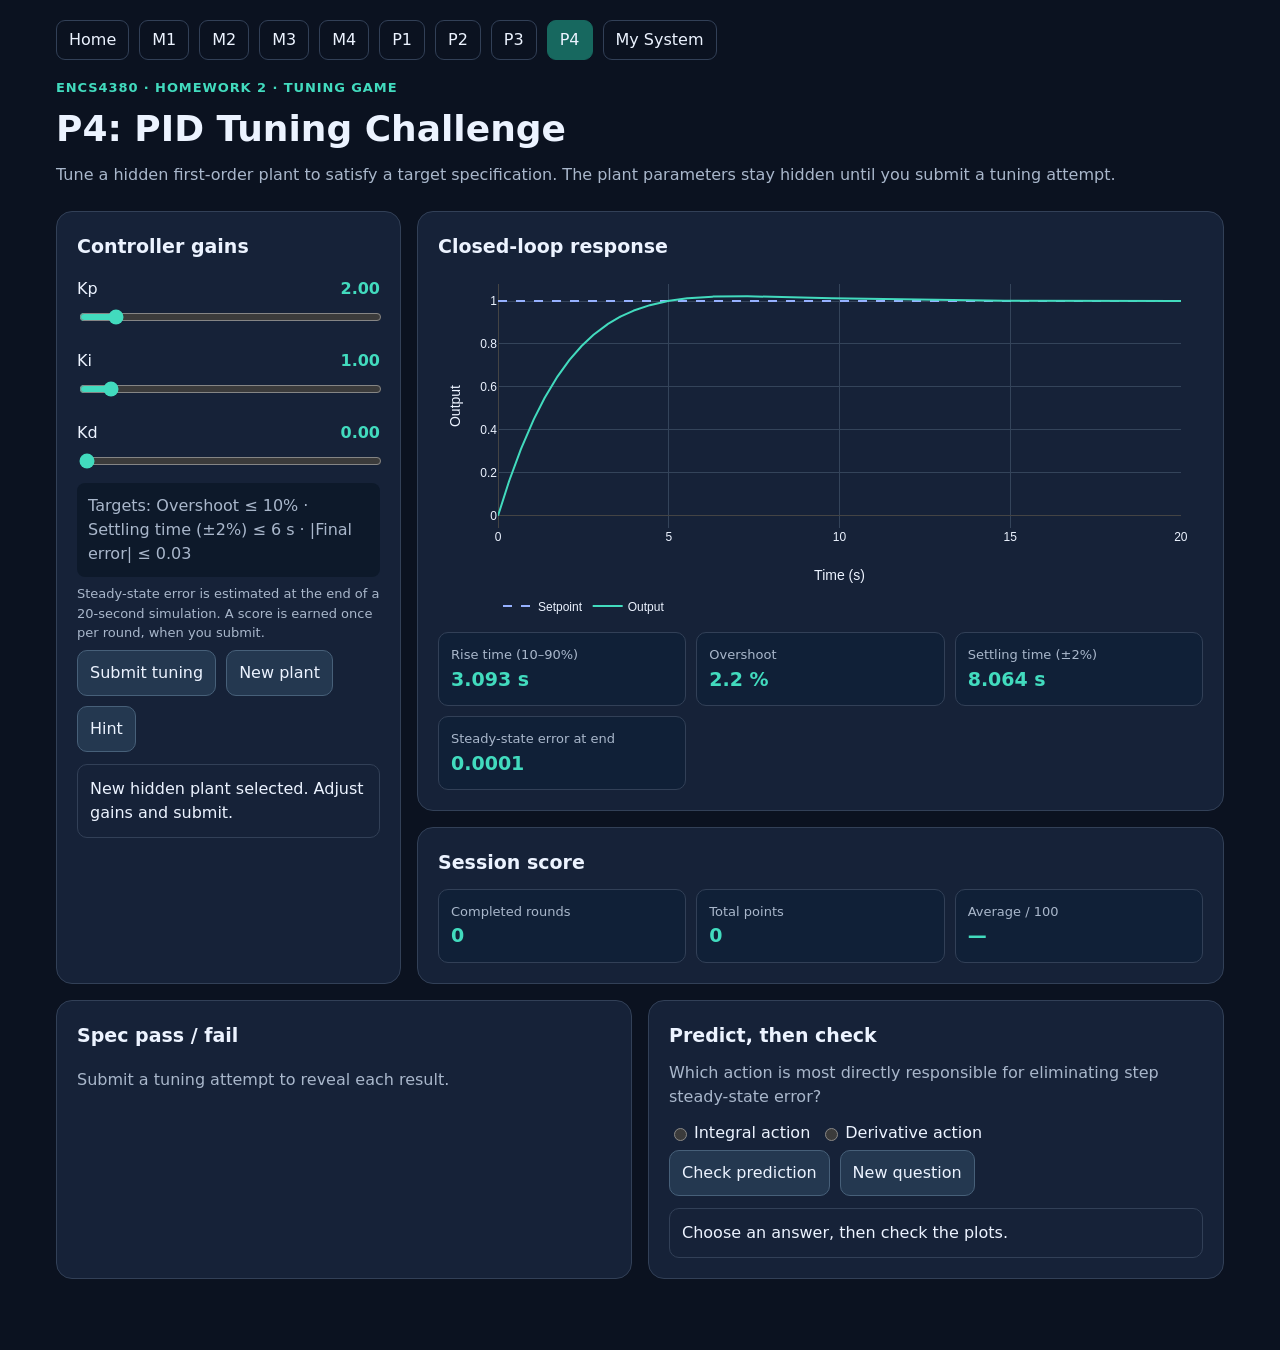
<file: p4.html>
<!DOCTYPE html><html lang="en"><head><meta charset="utf-8"><meta name="viewport" content="width=device-width,initial-scale=1"><title>ENCS4380 | P4 Tuning Challenge</title><link rel="stylesheet" href="shared.css"><script src="https://cdn.plot.ly/plotly-2.35.2.min.js"></script></head><body><main><nav class="nav" id="mainNav"></nav><header><div class="eyebrow">ENCS4380 · HOMEWORK 2 · TUNING GAME</div><h1>P4: PID Tuning Challenge</h1><p>Tune a hidden first-order plant to satisfy a target specification. The plant parameters stay hidden until you submit a tuning attempt.</p></header><div class="grid"><section class="card"><h2>Controller gains</h2><div class="control"><label class="control-label" for="kp">Kp <output id="kpValue"></output></label><input type="range" id="kp" min="0" max="20" value="2" step="0.1"></div><div class="control"><label class="control-label" for="ki">Ki <output id="kiValue"></output></label><input type="range" id="ki" min="0" max="12" value="1" step="0.1"></div><div class="control"><label class="control-label" for="kd">Kd <output id="kdValue"></output></label><input type="range" id="kd" min="0" max="4" value="0" step="0.05"></div><p id="spec" class="math"></p><p class="hint">Steady-state error is estimated at the end of a 20-second simulation. A score is earned once per round, when you submit.</p><div class="row"><button id="submit">Submit tuning</button><button id="new">New plant</button><button id="hint">Hint</button></div><div id="hintText" class="result" hidden></div><div id="feedback" class="result" aria-live="polite">Adjust gains, then submit to score your attempt.</div></section><section><section class="card"><h2>Closed-loop response</h2><div id="curve" class="plot"></div><div id="metrics" class="metrics"></div></section><section class="card"><h2>Session score</h2><div class="metrics"><div class="metric"><span>Completed rounds</span><strong id="rounds">0</strong></div><div class="metric"><span>Total points</span><strong id="points">0</strong></div><div class="metric"><span>Average / 100</span><strong id="average">—</strong></div></div></section></section></div><div class="two"><section class="card"><h2>Spec pass / fail</h2><div id="checks" class="tests"><p>Submit a tuning attempt to reveal each result.</p></div></section><section class="card"><h2>Predict, then check</h2><p id="question"></p><div id="answers"></div><div class="row"><button id="checkPrediction">Check prediction</button><button id="newQuestion">New question</button></div><div id="predictionResult" class="result"></div></section></div></main><script src="pid-core.js"></script><script src="control-common.js"></script><script src="navigation.js"></script><script>
let plant,done=false,rounds=0,points=0,now;
const ranges=['kp','ki','kd'];
function newPlant(){plant={K:+(.5+Math.random()*1.5).toFixed(2),tau:+(.55+Math.random()*2.2).toFixed(2),overshoot:10,settling:6,error:.03};done=false;byId('feedback').textContent='New hidden plant selected. Adjust gains and submit.';byId('checks').innerHTML='<p>Submit a tuning attempt to reveal each result.</p>';byId('hintText').hidden=true;byId('spec').textContent='Targets: Overshoot ≤ 10% · Settling time (±2%) ≤ 6 s · |Final error| ≤ 0.03';update();}
function scoreData(){const m=now.metrics;const ok=[m.overshoot!==null&&m.overshoot<=plant.overshoot,m.settling!==null&&m.settling<=plant.settling,m.sse!==null&&Math.abs(m.sse)<=plant.error];return {ok,m,score:ok.filter(Boolean).length*100/3};}
function update(){ranges.forEach(x=>slider(x,2));now=PIDCore.run({plant:'first',K:plant.K,tau:plant.tau,kp:getVal('kp'),ki:getVal('ki'),kd:getVal('kd'),sp:1,T:20,dt:.006,umax:15});showMetrics(now);if(typeof Plotly!=='undefined')Plotly.react('curve',[{x:now.t,y:now.setpoint,name:'Setpoint',line:{dash:'dash',color:'#96b1ff'}},{x:now.t,y:now.y,name:'Output',line:{color:'#42dbbe'}}],graphLayout('Output'),plotConfig);}
ranges.forEach(x=>byId(x).addEventListener('input',update));
byId('submit').onclick=()=>{if(done){byId('feedback').textContent='Round already scored. Choose New plant.';return;}const d=scoreData();done=true;rounds++;points+=d.score;byId('rounds').textContent=rounds;byId('points').textContent=points.toFixed(1);byId('average').textContent=(points/rounds).toFixed(1);byId('feedback').textContent='Plant revealed: K = '+plant.K+', τ = '+plant.tau+' s. Round score: '+d.score.toFixed(1)+'/100.';const labels=[['Overshoot ≤ 10%',fmt(d.m.overshoot,'%',2)],['Settling ≤ 6 s',fmt(d.m.settling,' s')],['Final error ≤ 0.03',fmt(Math.abs(d.m.sse),'',4)]];byId('checks').innerHTML=labels.map((v,i)=>'<div class="test"><span>'+v[0]+' · Actual '+v[1]+'</span><strong class="'+(d.ok[i]?'pass':'fail')+'">'+(d.ok[i]?'PASS':'FAIL')+'</strong></div>').join('');};
byId('new').onclick=newPlant;byId('hint').onclick=()=>{byId('hintText').hidden=false;byId('hintText').textContent='Integral action helps remove final error. Higher Kp often speeds up response but can increase overshoot. Watch the response while tuning.';};
predict([{q:'Which action is most directly responsible for eliminating step steady-state error?',answers:[['i','Integral action'],['d','Derivative action']],right:'i',explain:'Integral control accumulates error and drives it toward zero in a stable loop.'},{q:'Why are the plant parameters hidden?',answers:[['t','To test tuning based on output'],['n','To prevent simulation']],right:'t',explain:'You must meet response targets using feedback instead of reading the plant constants.'}]);newPlant();
</script></body></html>
</file>
<file: shared.css>
:root{color-scheme:dark;--bg:#0b1220;--surface:#162238;--text:#ecf3ff;--muted:#a9b7cb;--line:#324057;--accent:#42dbbe;--orange:#ffbd6e}*{box-sizing:border-box}body{margin:0;font:16px/1.5 system-ui,Arial,sans-serif;background:var(--bg);color:var(--text)}main{max-width:1200px;margin:auto;padding:20px 16px 55px}h1{font-size:clamp(24px,4vw,36px);margin:4px 0}h2{font-size:19px;margin:0 0 12px}h3{font-size:16px;margin:10px 0}p{margin:7px 0;color:var(--muted)}header{margin-bottom:24px}.eyebrow{color:var(--accent);font-weight:700;letter-spacing:.07em;font-size:13px}.nav{display:flex;flex-wrap:wrap;gap:10px;margin-bottom:18px}.nav a{text-decoration:none;color:var(--text);padding:7px 12px;border:1px solid var(--line);border-radius:9px}.nav a.active{background:#17685f;border-color:#17685f}.grid{display:grid;grid-template-columns:minmax(270px,345px) minmax(0,1fr);gap:16px}.two{display:grid;grid-template-columns:repeat(2,minmax(0,1fr));gap:16px}.card{background:var(--surface);border:1px solid var(--line);border-radius:16px;padding:20px;margin-bottom:16px;min-width:0}.control{margin-top:17px}label.control-label{display:flex;justify-content:space-between;gap:10px;margin-bottom:6px}output{color:var(--accent);font-weight:700}input[type=range]{width:100%;accent-color:var(--accent)}input[type=number],select,button{background:#243850;border:1px solid #476079;color:var(--text);padding:10px 12px;border-radius:10px;font:inherit}input[type=number]{width:100%}select{width:100%}button{cursor:pointer}button:hover{background:#314965}.plot{height:360px;min-width:0}.smallplot{height:310px}.metrics{display:grid;grid-template-columns:repeat(3,minmax(0,1fr));gap:10px}.metric{border:1px solid var(--line);background:#102037;padding:12px;border-radius:10px}.metric span{color:var(--muted);font-size:13px;display:block}.metric strong{font-size:19px;color:var(--accent);overflow-wrap:anywhere}.hint{font-size:13px}.tag{font-size:13px;display:inline-block;background:#123d38;color:#83f2dd;padding:3px 9px;border-radius:16px}.row{display:flex;flex-wrap:wrap;align-items:center;gap:10px}.result{padding:12px;border:1px solid var(--line);border-radius:10px;margin-top:12px}.tests{display:grid;gap:8px}.test{display:grid;grid-template-columns:1fr auto;gap:12px;align-items:center;padding:12px;border-radius:10px;border:1px solid var(--line)}.pass{color:#6becb3}.fail{color:#ff9a9a}.math{padding:11px;background:#0d192a;border-radius:8px;overflow-x:auto}input[type=radio]{accent-color:var(--accent)}.choice{display:inline-flex;align-items:center;gap:4px;margin:5px 10px 5px 0}code{color:#ffbd6e}footer{color:var(--muted);font-size:13px}@media(max-width:790px){.grid,.two{grid-template-columns:1fr}.plot{height:315px}.metrics{grid-template-columns:1fr 1fr}.card{padding:15px}}@media(max-width:410px){.metrics{grid-template-columns:1fr}}
</file>
